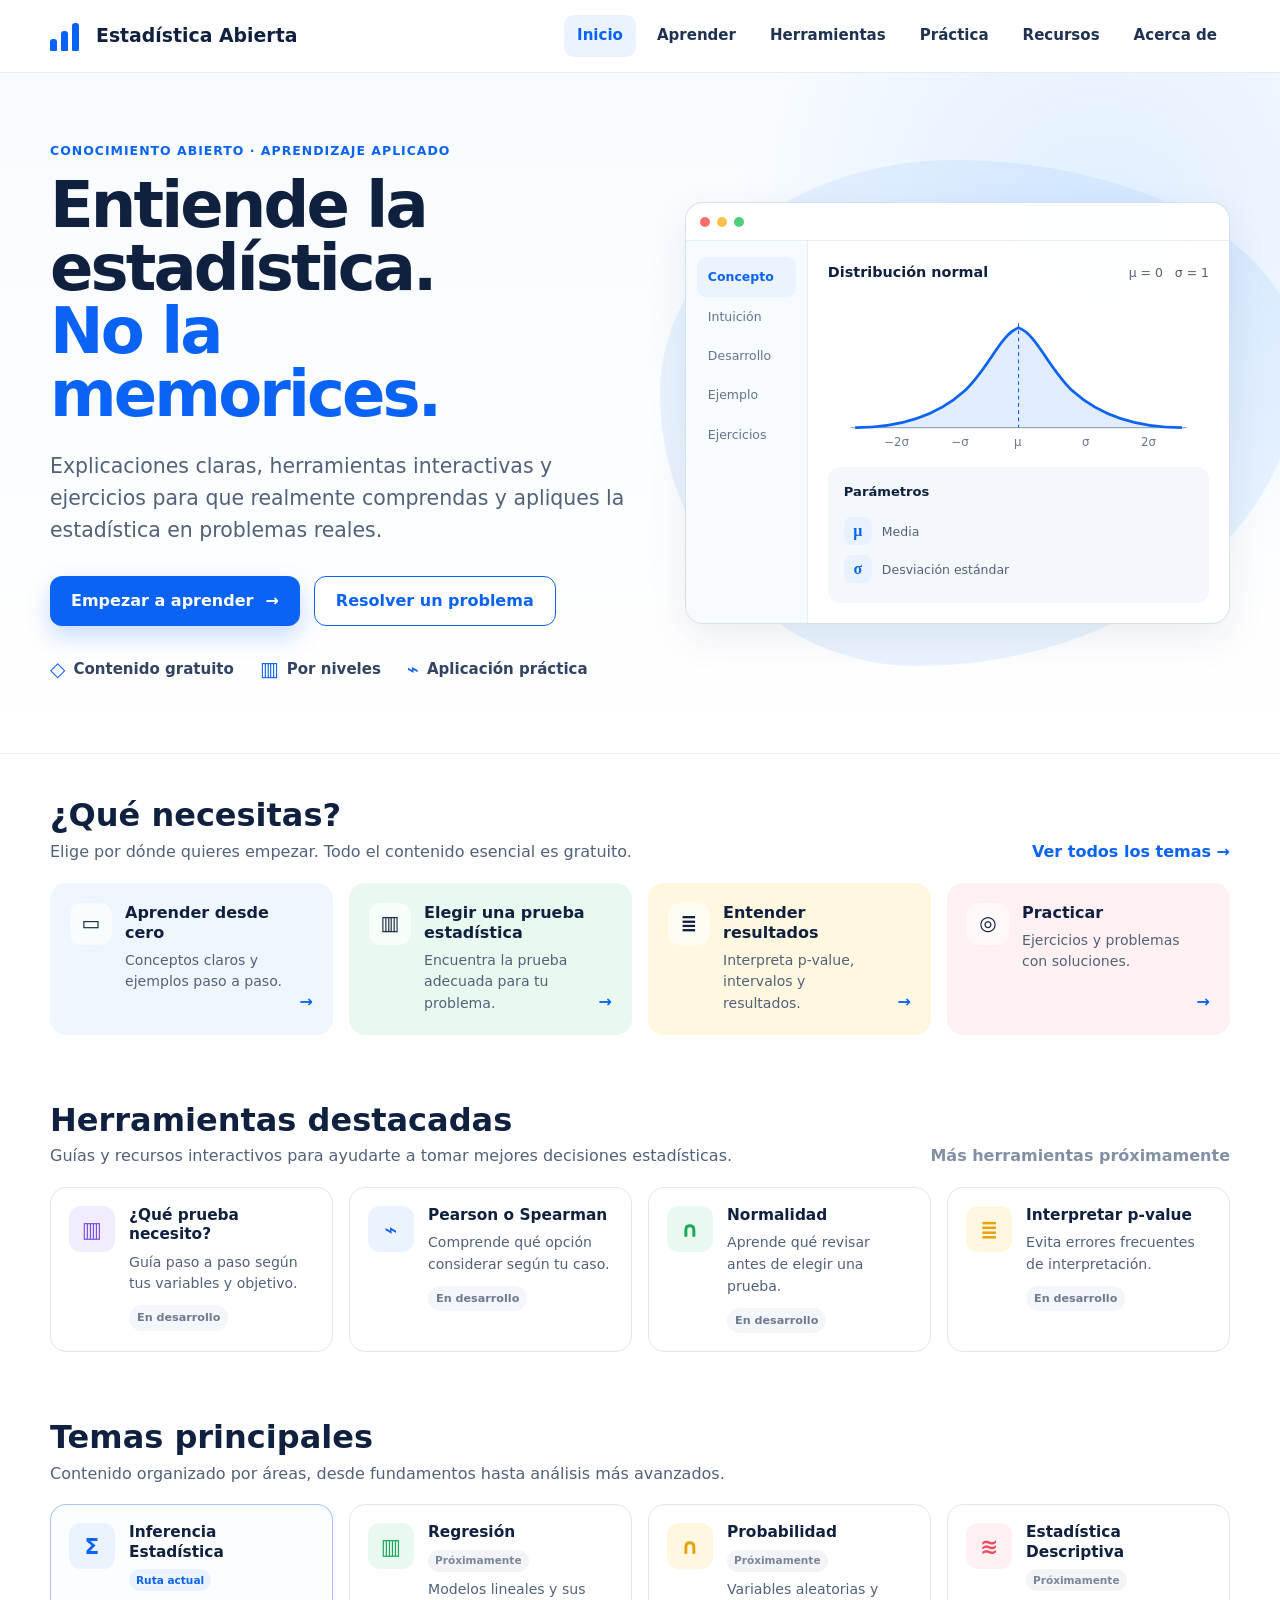
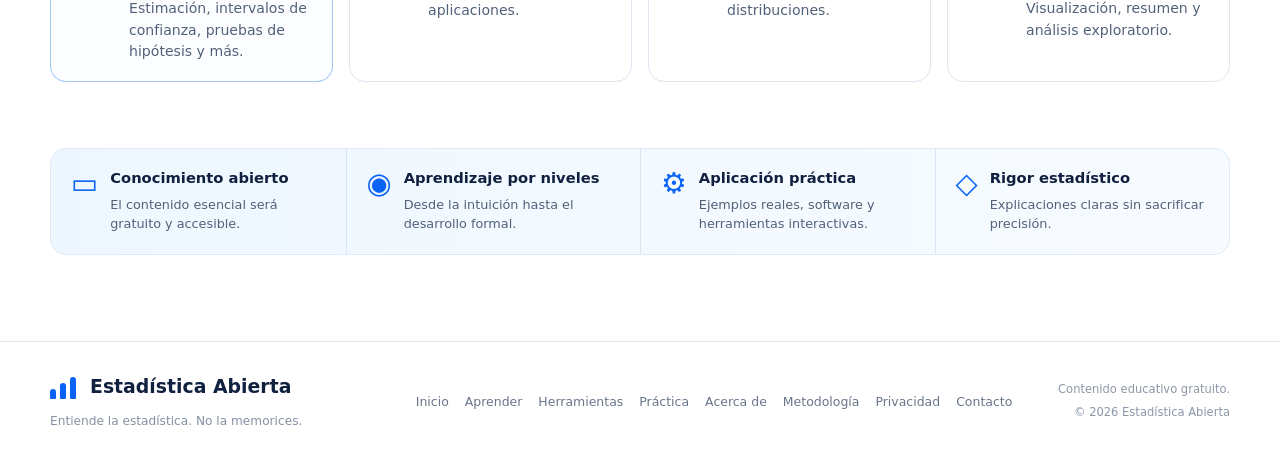
<file: index.html>
<!DOCTYPE html>
<html lang="es">
<head>
  <meta charset="UTF-8">
  <meta name="viewport" content="width=device-width, initial-scale=1.0">
  <meta name="description" content="Estadística Abierta: aprende estadística con explicaciones claras, por niveles, herramientas interactivas y práctica gratuita.">
  <meta name="theme-color" content="#0b63f6">

  <title>Estadística Abierta | Entiende la estadística</title>

  <link rel="stylesheet" href="css/styles.css">
</head>

<body>

  <header class="site-header">
    <div class="container nav-wrap">
      <a href="#inicio" class="brand" aria-label="Estadística Abierta - Inicio">
        <span class="brand-mark" aria-hidden="true">
          <span></span><span></span><span></span>
        </span>
        <span class="brand-text">Estadística Abierta</span>
      </a>

      <button class="menu-toggle" id="menuToggle"
              aria-label="Abrir menú"
              aria-expanded="false"
              aria-controls="mainNav">
        <span></span><span></span><span></span>
      </button>

      <nav class="main-nav" id="mainNav" aria-label="Navegación principal">
        <a class="active" href="#inicio">Inicio</a>
        <a href="#aprender">Aprender</a>
        <a href="#herramientas">Herramientas</a>
        <a href="#practica">Práctica</a>
        <a href="#temas">Recursos</a>
        <a href="#acerca">Acerca de</a>
      </nav>
    </div>
  </header>

  <main>

    <section class="hero" id="inicio">
      <div class="container hero-grid">

        <div class="hero-copy">
          <p class="eyebrow">CONOCIMIENTO ABIERTO · APRENDIZAJE APLICADO</p>

          <h1>
            Entiende la estadística.
            <span>No la memorices.</span>
          </h1>

          <p class="hero-description">
            Explicaciones claras, herramientas interactivas y ejercicios para que
            realmente comprendas y apliques la estadística en problemas reales.
          </p>

          <div class="hero-actions">
            <a class="btn btn-primary" href="#aprender">Empezar a aprender <span>→</span></a>
            <a class="btn btn-secondary" href="#herramientas">Resolver un problema</a>
          </div>

          <div class="hero-features">
            <div><span class="feature-icon">◇</span> Contenido gratuito</div>
            <div><span class="feature-icon">▥</span> Por niveles</div>
            <div><span class="feature-icon">⌁</span> Aplicación práctica</div>
          </div>
        </div>

        <div class="hero-visual" aria-label="Ejemplo visual de una lección interactiva">
          <div class="visual-window">
            <div class="window-top">
              <span class="dot red"></span>
              <span class="dot yellow"></span>
              <span class="dot green"></span>
            </div>

            <div class="visual-content">
              <aside class="visual-sidebar">
                <button class="visual-tab active">Concepto</button>
                <button class="visual-tab">Intuición</button>
                <button class="visual-tab">Desarrollo</button>
                <button class="visual-tab">Ejemplo</button>
                <button class="visual-tab">Ejercicios</button>
              </aside>

              <div class="visual-main">
                <div class="visual-title-row">
                  <strong>Distribución normal</strong>
                  <span>μ = 0 &nbsp; σ = 1</span>
                </div>

                <div class="normal-chart">
                  <svg viewBox="0 0 420 180" role="img" aria-label="Curva de distribución normal">
                    <line x1="25" y1="145" x2="395" y2="145" class="axis"/>
                    <line x1="210" y1="30" x2="210" y2="145" class="center-line"/>
                    <path class="area"
                          d="M30,145 C80,145 120,132 150,105 C177,80 190,42 210,35 C230,42 243,80 270,105 C300,132 340,145 390,145 L390,145 L30,145 Z"/>
                    <path class="curve"
                          d="M30,145 C80,145 120,132 150,105 C177,80 190,42 210,35 C230,42 243,80 270,105 C300,132 340,145 390,145"/>
                    <text x="62" y="165">−2σ</text>
                    <text x="136" y="165">−σ</text>
                    <text x="205" y="165">μ</text>
                    <text x="280" y="165">σ</text>
                    <text x="345" y="165">2σ</text>
                  </svg>
                </div>

                <div class="formula-card">
                  <div class="parameters">
                    <strong>Parámetros</strong>
                    <div class="parameter-row">
                      <span class="parameter-symbol">μ</span>
                      <span>Media</span>
                    </div>
                    <div class="parameter-row">
                      <span class="parameter-symbol">σ</span>
                      <span>Desviación estándar</span>
                    </div>
                  </div>
                </div>
              </div>
            </div>
          </div>
        </div>

      </div>
    </section>


    <section class="section" id="aprender">
      <div class="container">
        <div class="section-heading split-heading">
          <div>
            <h2>¿Qué necesitas?</h2>
            <p>Elige por dónde quieres empezar. Todo el contenido esencial es gratuito.</p>
          </div>
          <a class="text-link" href="#temas">Ver todos los temas →</a>
        </div>

        <div class="cards-grid four">
          <a class="choice-card blue" href="aprender/inferencia/">
            <div class="card-icon">▭</div>
            <div>
              <h3>Aprender desde cero</h3>
              <p>Conceptos claros y ejemplos paso a paso.</p>
            </div>
            <span class="arrow">→</span>
          </a>

          <a class="choice-card green" href="#herramientas">
            <div class="card-icon">▥</div>
            <div>
              <h3>Elegir una prueba estadística</h3>
              <p>Encuentra la prueba adecuada para tu problema.</p>
            </div>
            <span class="arrow">→</span>
          </a>

          <a class="choice-card amber" href="#herramientas">
            <div class="card-icon">≣</div>
            <div>
              <h3>Entender resultados</h3>
              <p>Interpreta p-value, intervalos y resultados.</p>
            </div>
            <span class="arrow">→</span>
          </a>

          <a class="choice-card rose" href="#practica">
            <div class="card-icon">◎</div>
            <div>
              <h3>Practicar</h3>
              <p>Ejercicios y problemas con soluciones.</p>
            </div>
            <span class="arrow">→</span>
          </a>
        </div>
      </div>
    </section>


    <section class="section compact" id="herramientas">
      <div class="container">
        <div class="section-heading split-heading">
          <div>
            <h2>Herramientas destacadas</h2>
            <p>Guías y recursos interactivos para ayudarte a tomar mejores decisiones estadísticas.</p>
          </div>
          <span class="text-link muted-link">Más herramientas próximamente</span>
        </div>

        <div class="cards-grid four">
          <article class="tool-card">
            <div class="tool-icon purple">▥</div>
            <div>
              <h3>¿Qué prueba necesito?</h3>
              <p>Guía paso a paso según tus variables y objetivo.</p>
              <span class="status">En desarrollo</span>
            </div>
          </article>

          <article class="tool-card">
            <div class="tool-icon blue">⌁</div>
            <div>
              <h3>Pearson o Spearman</h3>
              <p>Comprende qué opción considerar según tu caso.</p>
              <span class="status">En desarrollo</span>
            </div>
          </article>

          <article class="tool-card">
            <div class="tool-icon green">∩</div>
            <div>
              <h3>Normalidad</h3>
              <p>Aprende qué revisar antes de elegir una prueba.</p>
              <span class="status">En desarrollo</span>
            </div>
          </article>

          <article class="tool-card">
            <div class="tool-icon amber">≣</div>
            <div>
              <h3>Interpretar p-value</h3>
              <p>Evita errores frecuentes de interpretación.</p>
              <span class="status">En desarrollo</span>
            </div>
          </article>
        </div>
      </div>
    </section>


    <section class="section compact" id="temas">
      <div class="container">
        <div class="section-heading split-heading">
          <div>
            <h2>Temas principales</h2>
            <p>Contenido organizado por áreas, desde fundamentos hasta análisis más avanzados.</p>
          </div>
        </div>

        <div class="cards-grid four">
          <a class="topic-card active-topic" href="aprender/inferencia/">
            <div class="topic-icon blue">Σ</div>
            <div>
              <div class="topic-title-row">
                <h3>Inferencia Estadística</h3>
                <span class="pill">Ruta actual</span>
              </div>
              <p>Estimación, intervalos de confianza, pruebas de hipótesis y más.</p>
            </div>
          </a>

          <article class="topic-card">
            <div class="topic-icon green">▥</div>
            <div>
              <div class="topic-title-row">
                <h3>Regresión</h3>
                <span class="pill soft">Próximamente</span>
              </div>
              <p>Modelos lineales y sus aplicaciones.</p>
            </div>
          </article>

          <article class="topic-card">
            <div class="topic-icon amber">∩</div>
            <div>
              <div class="topic-title-row">
                <h3>Probabilidad</h3>
                <span class="pill soft">Próximamente</span>
              </div>
              <p>Variables aleatorias y distribuciones.</p>
            </div>
          </article>

          <article class="topic-card">
            <div class="topic-icon rose">≋</div>
            <div>
              <div class="topic-title-row">
                <h3>Estadística Descriptiva</h3>
                <span class="pill soft">Próximamente</span>
              </div>
              <p>Visualización, resumen y análisis exploratorio.</p>
            </div>
          </article>
        </div>
      </div>
    </section>


    <section class="section compact" id="practica">
      <div class="container">
        <div class="principles">
          <div class="principle">
            <div class="principle-icon">▭</div>
            <div>
              <h3>Conocimiento abierto</h3>
              <p>El contenido esencial será gratuito y accesible.</p>
            </div>
          </div>

          <div class="principle">
            <div class="principle-icon">◉</div>
            <div>
              <h3>Aprendizaje por niveles</h3>
              <p>Desde la intuición hasta el desarrollo formal.</p>
            </div>
          </div>

          <div class="principle">
            <div class="principle-icon">⚙</div>
            <div>
              <h3>Aplicación práctica</h3>
              <p>Ejemplos reales, software y herramientas interactivas.</p>
            </div>
          </div>

          <div class="principle">
            <div class="principle-icon">◇</div>
            <div>
              <h3>Rigor estadístico</h3>
              <p>Explicaciones claras sin sacrificar precisión.</p>
            </div>
          </div>
        </div>
      </div>
    </section>


    <section class="section ad-ready" aria-label="Espacio preparado para monetización futura">
      <div class="container">
        <!--
          Espacio reservado para publicidad futura.
          No mostramos anuncios hasta que el sitio tenga contenido y sea aprobado.
        -->
      </div>
    </section>

  </main>


  <footer class="site-footer" id="acerca">
    <div class="container footer-grid">

      <div class="footer-brand">
        <a class="brand" href="#inicio">
          <span class="brand-mark small" aria-hidden="true">
            <span></span><span></span><span></span>
          </span>
          <span class="brand-text">Estadística Abierta</span>
        </a>
        <p>Entiende la estadística. No la memorices.</p>
      </div>

      <nav class="footer-nav" aria-label="Navegación del pie">
        <a href="#inicio">Inicio</a>
        <a href="#aprender">Aprender</a>
        <a href="#herramientas">Herramientas</a>
        <a href="#practica">Práctica</a>
        <a href="#acerca">Acerca de</a>
        <a href="#">Metodología</a>
        <a href="#">Privacidad</a>
        <a href="#">Contacto</a>
      </nav>

      <div class="footer-note">
        <span>Contenido educativo gratuito.</span>
        <span>© <span id="currentYear"></span> Estadística Abierta</span>
      </div>

    </div>
  </footer>

  <script src="js/main.js"></script>
</body>
</html>
</file>
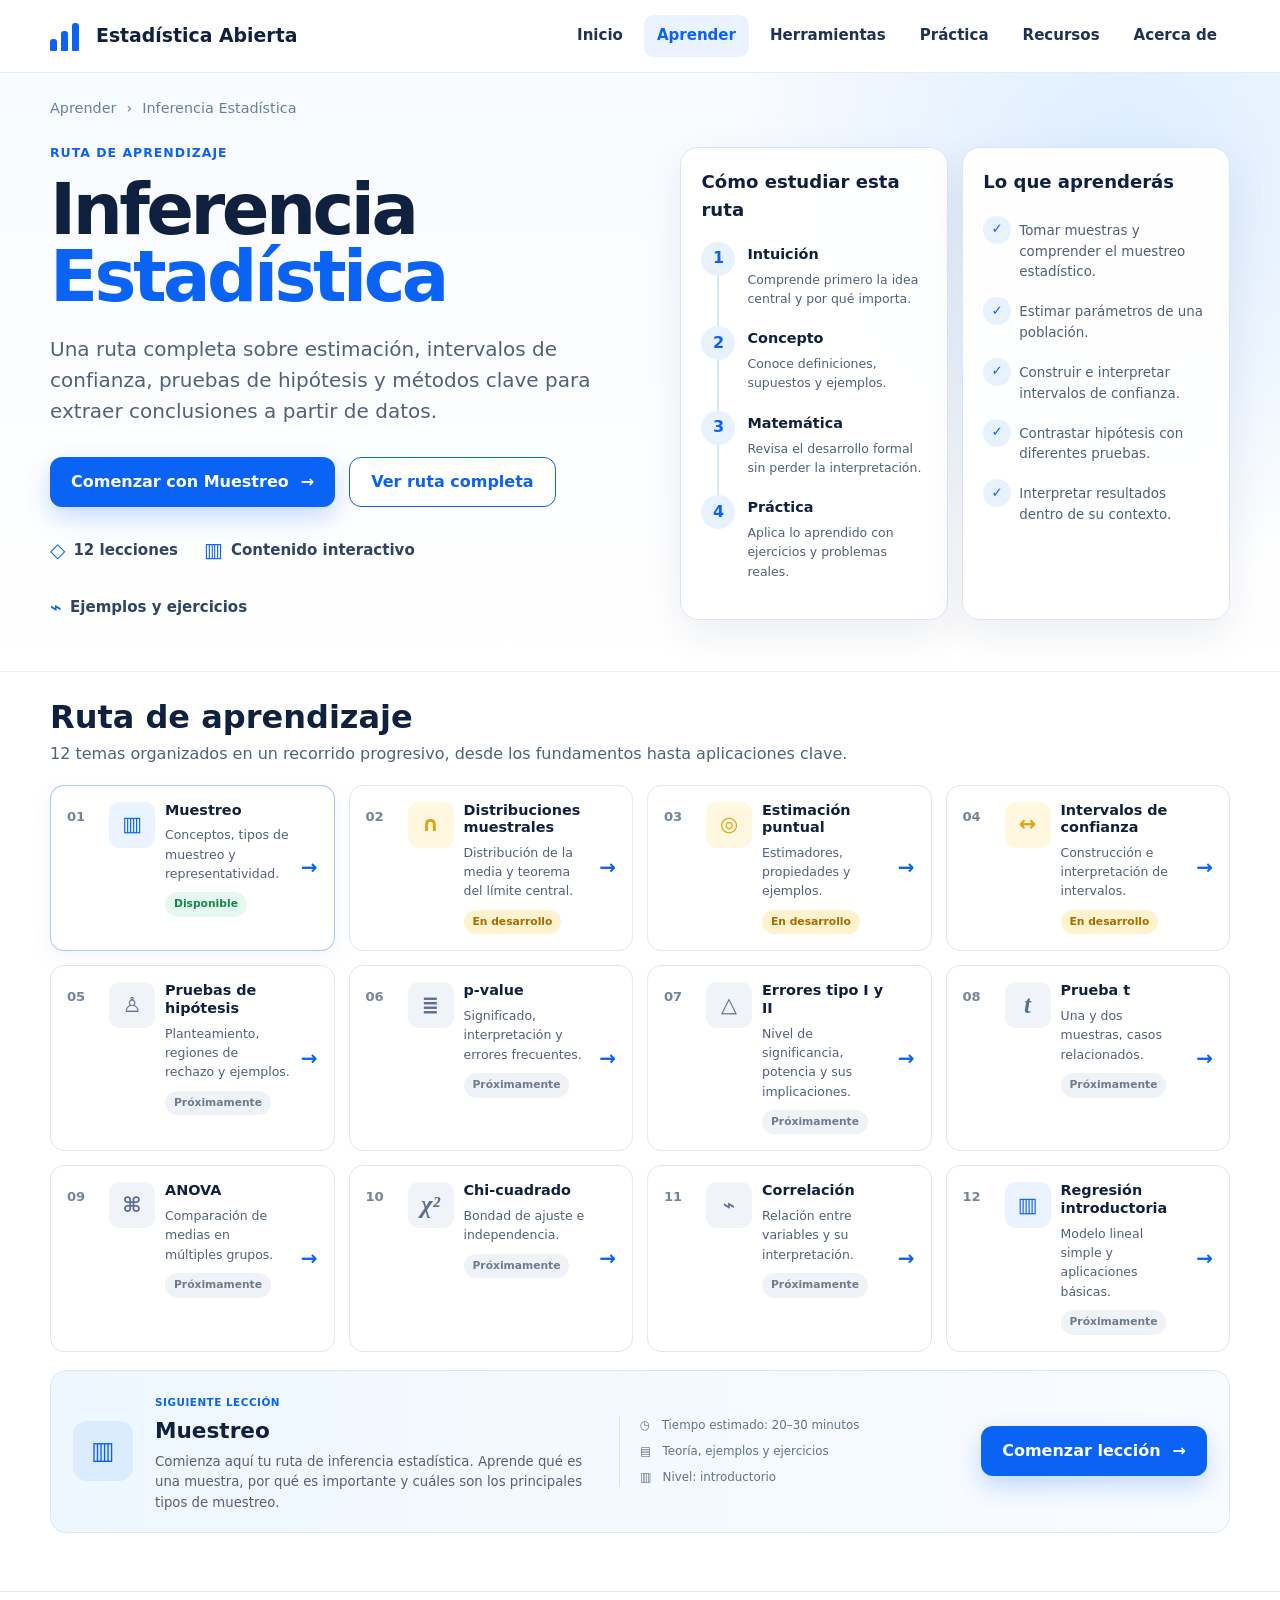
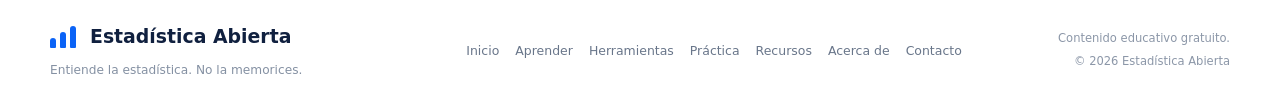
<file: aprender/inferencia/index.html>
<!DOCTYPE html>
<html lang="es">
<head>
  <meta charset="UTF-8">
  <meta name="viewport" content="width=device-width, initial-scale=1.0">
  <meta name="description" content="Ruta de Inferencia Estadística en Estadística Abierta: muestreo, estimación, intervalos de confianza, pruebas de hipótesis, p-value, ANOVA, correlación y regresión introductoria.">
  <meta name="theme-color" content="#0b63f6">
  <title>Inferencia Estadística | Estadística Abierta</title>
  <link rel="stylesheet" href="../../css/styles.css">
  <link rel="stylesheet" href="inferencia.css">
</head>
<body>
<header class="site-header">
  <div class="container nav-wrap">
    <a href="../../index.html" class="brand"><span class="brand-mark"><span></span><span></span><span></span></span><span class="brand-text">Estadística Abierta</span></a>
    <button class="menu-toggle" id="menuToggle" aria-label="Abrir menú" aria-expanded="false" aria-controls="mainNav"><span></span><span></span><span></span></button>
    <nav class="main-nav" id="mainNav">
      <a href="../../index.html">Inicio</a><a class="active" href="./">Aprender</a><a href="../../index.html#herramientas">Herramientas</a><a href="../../index.html#practica">Práctica</a><a href="../../index.html#temas">Recursos</a><a href="../../index.html#acerca">Acerca de</a>
    </nav>
  </div>
</header>

<main>
<section class="route-hero">
  <div class="container">
    <div class="breadcrumb"><a href="../../index.html#aprender">Aprender</a><span>›</span><span>Inferencia Estadística</span></div>
    <div class="route-hero-grid">
      <div class="route-copy">
        <p class="eyebrow">RUTA DE APRENDIZAJE</p>
        <h1>Inferencia <span>Estadística</span></h1>
        <p class="route-description">Una ruta completa sobre estimación, intervalos de confianza, pruebas de hipótesis y métodos clave para extraer conclusiones a partir de datos.</p>
        <div class="hero-actions"><a class="btn btn-primary" href="muestreo/">Comenzar con Muestreo <span>→</span></a><a class="btn btn-secondary" href="#ruta">Ver ruta completa</a></div>
        <div class="route-features"><div><span class="feature-icon">◇</span> 12 lecciones</div><div><span class="feature-icon">▥</span> Contenido interactivo</div><div><span class="feature-icon">⌁</span> Ejemplos y ejercicios</div></div>
      </div>
      <div class="route-info-grid">
        <article class="info-panel"><h2>Cómo estudiar esta ruta</h2>
          <div class="study-step"><span class="step-number">1</span><div><strong>Intuición</strong><p>Comprende primero la idea central y por qué importa.</p></div></div>
          <div class="study-step"><span class="step-number">2</span><div><strong>Concepto</strong><p>Conoce definiciones, supuestos y ejemplos.</p></div></div>
          <div class="study-step"><span class="step-number">3</span><div><strong>Matemática</strong><p>Revisa el desarrollo formal sin perder la interpretación.</p></div></div>
          <div class="study-step"><span class="step-number">4</span><div><strong>Práctica</strong><p>Aplica lo aprendido con ejercicios y problemas reales.</p></div></div>
        </article>
        <article class="info-panel"><h2>Lo que aprenderás</h2><ul class="learning-list"><li>Tomar muestras y comprender el muestreo estadístico.</li><li>Estimar parámetros de una población.</li><li>Construir e interpretar intervalos de confianza.</li><li>Contrastar hipótesis con diferentes pruebas.</li><li>Interpretar resultados dentro de su contexto.</li></ul></article>
      </div>
    </div>
  </div>
</section>

<section class="route-section" id="ruta">
<div class="container">
  <div class="section-heading"><h2>Ruta de aprendizaje</h2><p>12 temas organizados en un recorrido progresivo, desde los fundamentos hasta aplicaciones clave.</p></div>
  <div class="route-grid">
    <a class="lesson-card available" href="muestreo/"><div class="lesson-number">01</div><div class="lesson-icon blue">▥</div><div class="lesson-content"><h3>Muestreo</h3><p>Conceptos, tipos de muestreo y representatividad.</p><span class="lesson-status available-status">Disponible</span></div><span class="lesson-arrow">→</span></a>
    <article class="lesson-card"><div class="lesson-number">02</div><div class="lesson-icon amber">∩</div><div class="lesson-content"><h3>Distribuciones muestrales</h3><p>Distribución de la media y teorema del límite central.</p><span class="lesson-status development-status">En desarrollo</span></div><span class="lesson-arrow">→</span></article>
    <article class="lesson-card"><div class="lesson-number">03</div><div class="lesson-icon amber">◎</div><div class="lesson-content"><h3>Estimación puntual</h3><p>Estimadores, propiedades y ejemplos.</p><span class="lesson-status development-status">En desarrollo</span></div><span class="lesson-arrow">→</span></article>
    <article class="lesson-card"><div class="lesson-number">04</div><div class="lesson-icon amber">↔</div><div class="lesson-content"><h3>Intervalos de confianza</h3><p>Construcción e interpretación de intervalos.</p><span class="lesson-status development-status">En desarrollo</span></div><span class="lesson-arrow">→</span></article>
    <article class="lesson-card"><div class="lesson-number">05</div><div class="lesson-icon neutral">♙</div><div class="lesson-content"><h3>Pruebas de hipótesis</h3><p>Planteamiento, regiones de rechazo y ejemplos.</p><span class="lesson-status soon-status">Próximamente</span></div><span class="lesson-arrow">→</span></article>
    <article class="lesson-card"><div class="lesson-number">06</div><div class="lesson-icon neutral">≣</div><div class="lesson-content"><h3>p-value</h3><p>Significado, interpretación y errores frecuentes.</p><span class="lesson-status soon-status">Próximamente</span></div><span class="lesson-arrow">→</span></article>
    <article class="lesson-card"><div class="lesson-number">07</div><div class="lesson-icon neutral">△</div><div class="lesson-content"><h3>Errores tipo I y II</h3><p>Nivel de significancia, potencia y sus implicaciones.</p><span class="lesson-status soon-status">Próximamente</span></div><span class="lesson-arrow">→</span></article>
    <article class="lesson-card"><div class="lesson-number">08</div><div class="lesson-icon neutral italic">t</div><div class="lesson-content"><h3>Prueba t</h3><p>Una y dos muestras, casos relacionados.</p><span class="lesson-status soon-status">Próximamente</span></div><span class="lesson-arrow">→</span></article>
    <article class="lesson-card"><div class="lesson-number">09</div><div class="lesson-icon neutral">⌘</div><div class="lesson-content"><h3>ANOVA</h3><p>Comparación de medias en múltiples grupos.</p><span class="lesson-status soon-status">Próximamente</span></div><span class="lesson-arrow">→</span></article>
    <article class="lesson-card"><div class="lesson-number">10</div><div class="lesson-icon neutral italic">χ²</div><div class="lesson-content"><h3>Chi-cuadrado</h3><p>Bondad de ajuste e independencia.</p><span class="lesson-status soon-status">Próximamente</span></div><span class="lesson-arrow">→</span></article>
    <article class="lesson-card"><div class="lesson-number">11</div><div class="lesson-icon neutral">⌁</div><div class="lesson-content"><h3>Correlación</h3><p>Relación entre variables y su interpretación.</p><span class="lesson-status soon-status">Próximamente</span></div><span class="lesson-arrow">→</span></article>
    <article class="lesson-card"><div class="lesson-number">12</div><div class="lesson-icon blue">▥</div><div class="lesson-content"><h3>Regresión introductoria</h3><p>Modelo lineal simple y aplicaciones básicas.</p><span class="lesson-status soon-status">Próximamente</span></div><span class="lesson-arrow">→</span></article>
  </div>
  <section class="next-lesson"><div class="next-icon">▥</div><div class="next-copy"><span class="next-kicker">SIGUIENTE LECCIÓN</span><h2>Muestreo</h2><p>Comienza aquí tu ruta de inferencia estadística. Aprende qué es una muestra, por qué es importante y cuáles son los principales tipos de muestreo.</p></div><div class="next-meta"><span>◷ &nbsp; Tiempo estimado: 20–30 minutos</span><span>▤ &nbsp; Teoría, ejemplos y ejercicios</span><span>▥ &nbsp; Nivel: introductorio</span></div><a class="btn btn-primary next-button" href="muestreo/">Comenzar lección <span>→</span></a></section>
</div>
</section>
</main>

<footer class="site-footer"><div class="container footer-grid"><div class="footer-brand"><a class="brand" href="../../index.html"><span class="brand-mark small"><span></span><span></span><span></span></span><span class="brand-text">Estadística Abierta</span></a><p>Entiende la estadística. No la memorices.</p></div><nav class="footer-nav"><a href="../../index.html">Inicio</a><a href="./">Aprender</a><a href="../../index.html#herramientas">Herramientas</a><a href="../../index.html#practica">Práctica</a><a href="../../index.html#temas">Recursos</a><a href="../../index.html#acerca">Acerca de</a><a href="#">Contacto</a></nav><div class="footer-note"><span>Contenido educativo gratuito.</span><span>© <span id="currentYear"></span> Estadística Abierta</span></div></div></footer>
<script src="../../js/main.js"></script>
</body>
</html>
</file>
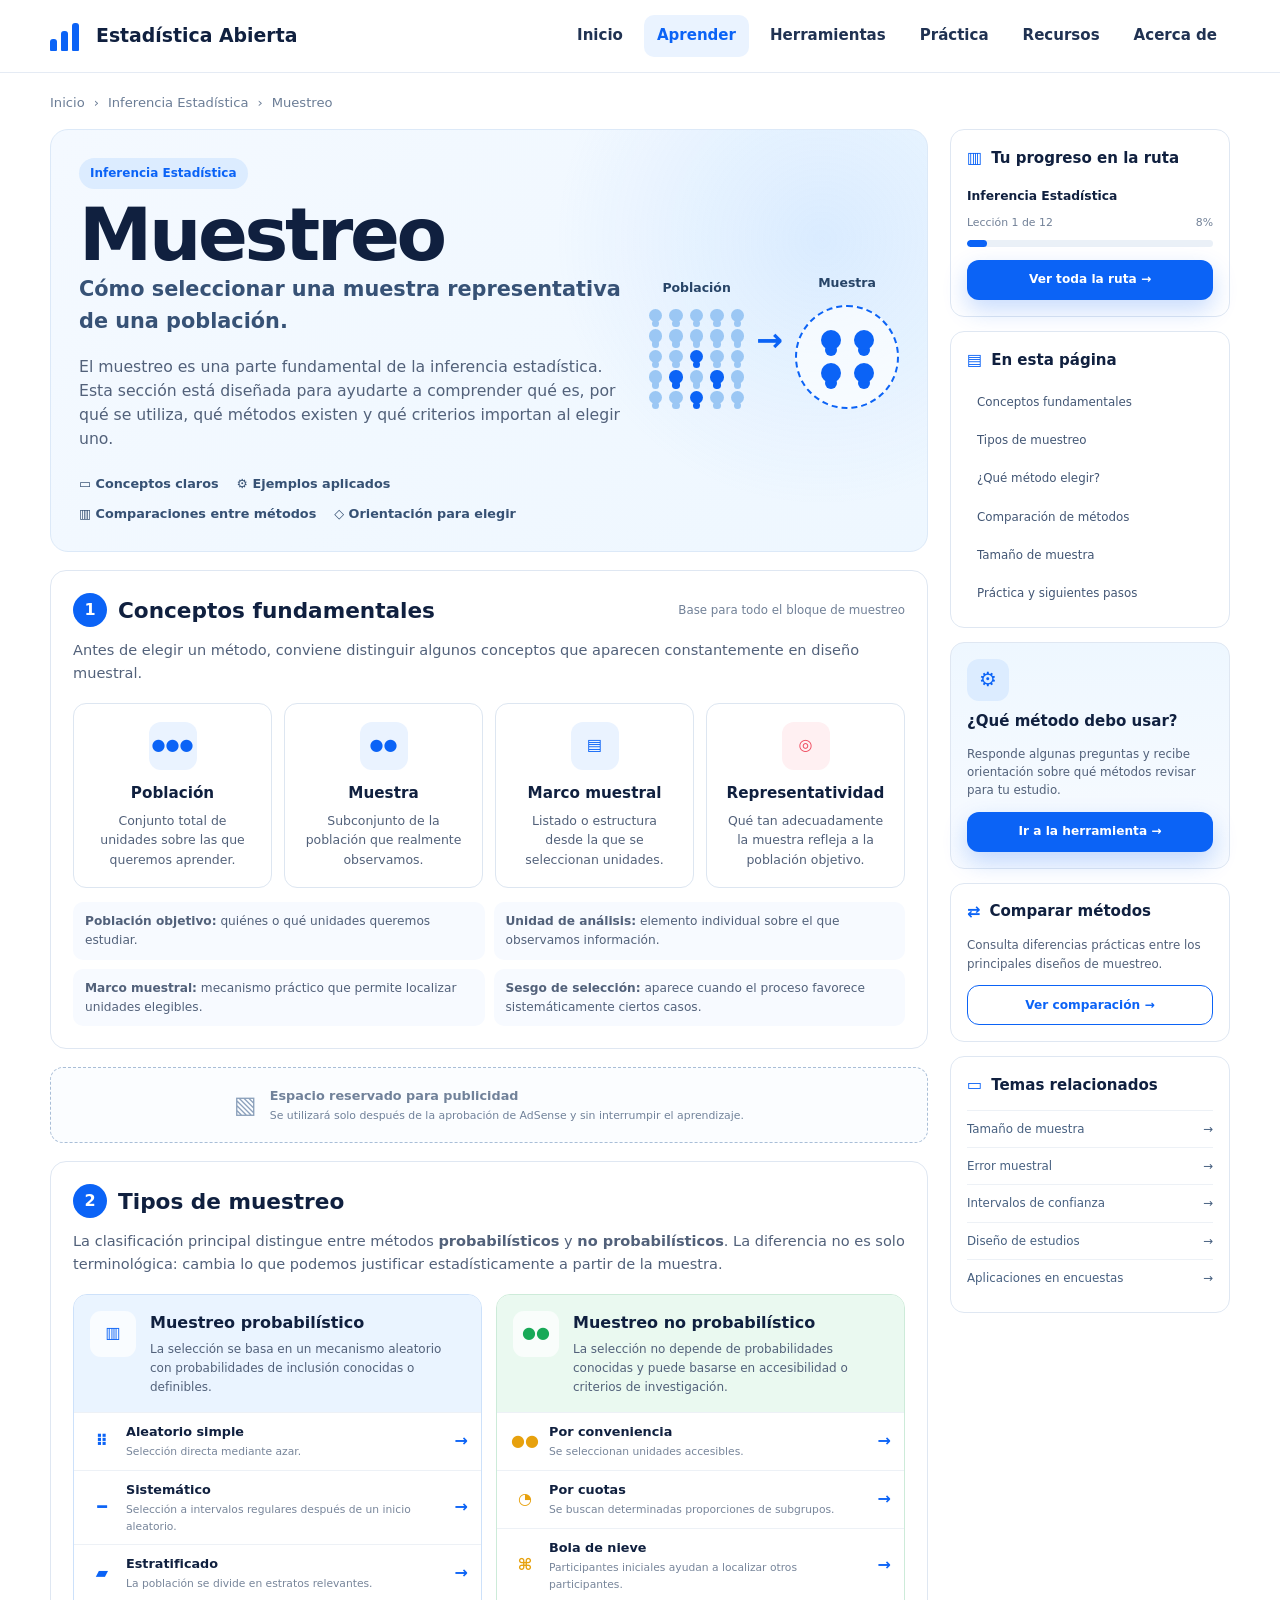
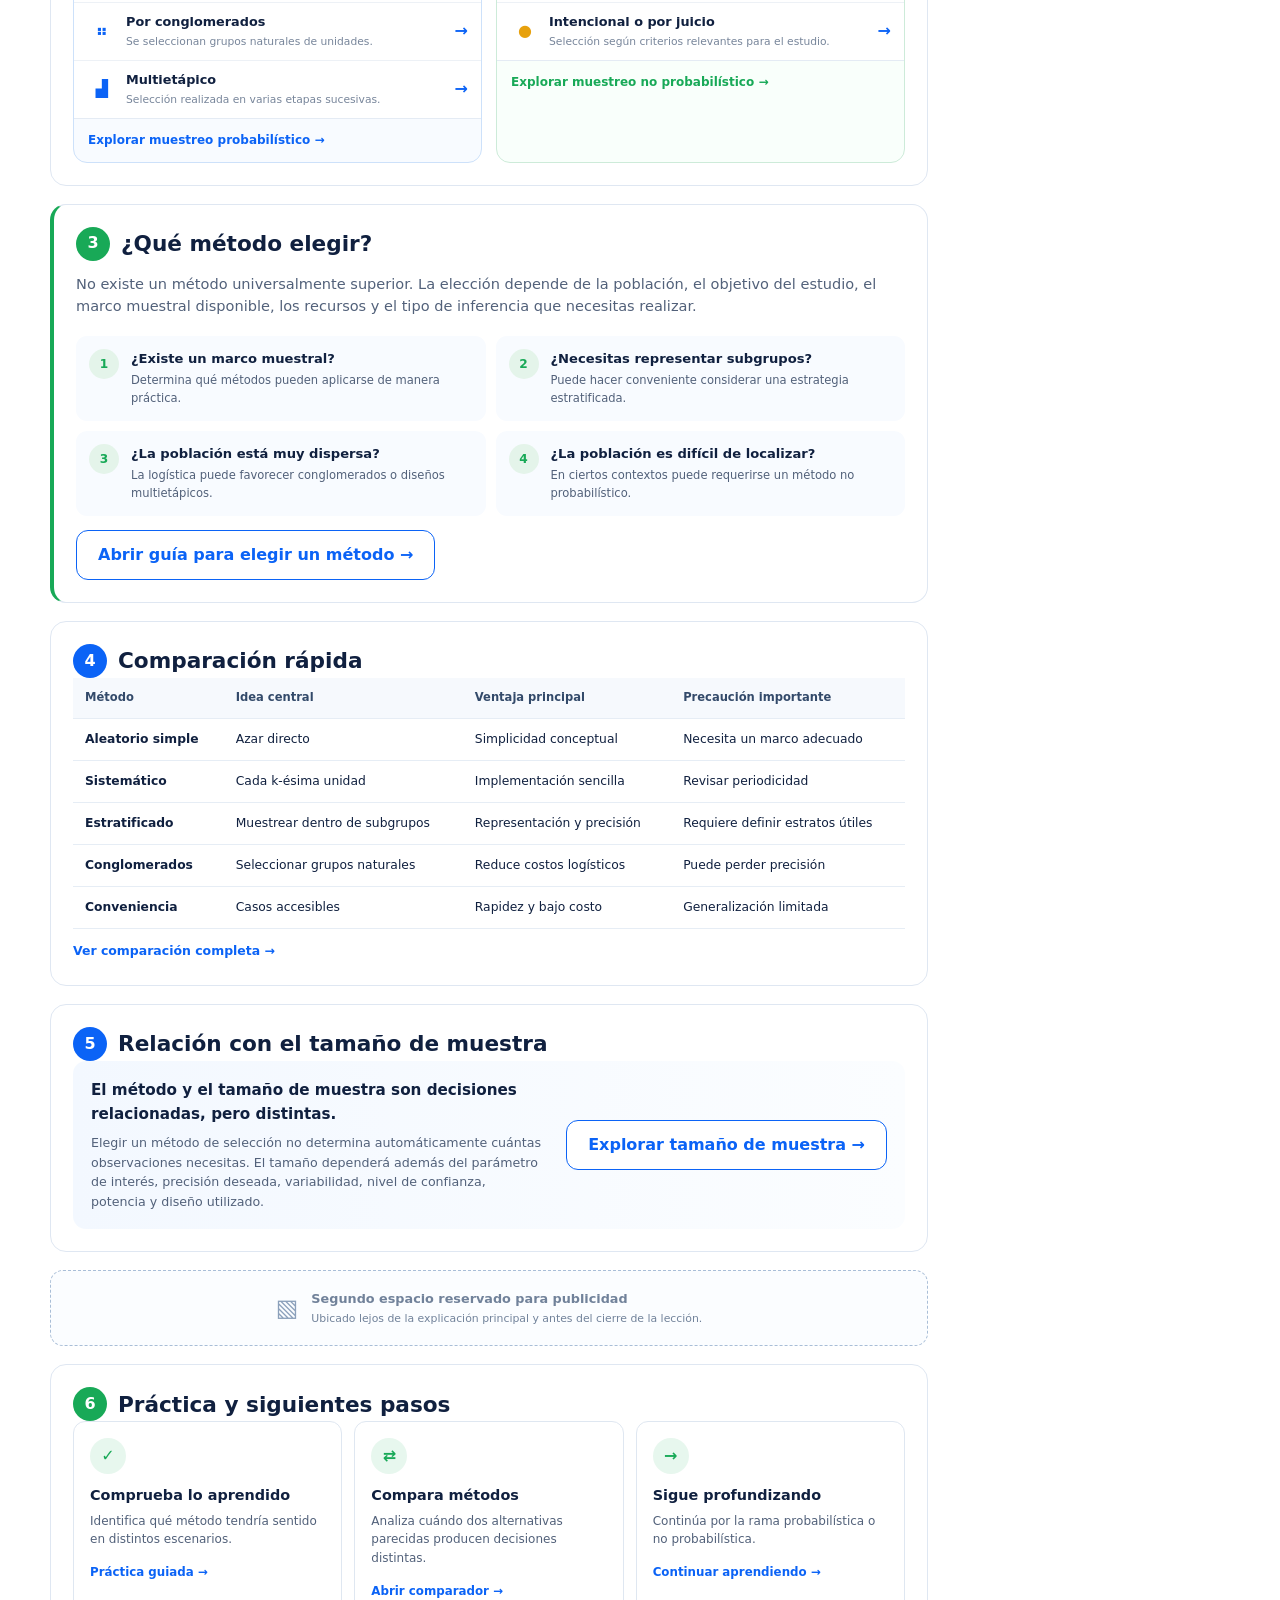
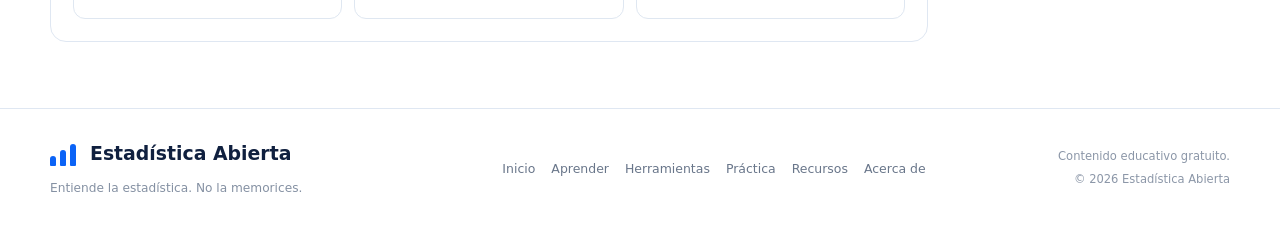
<file: aprender/inferencia/muestreo/index.html>
<!DOCTYPE html>
<html lang="es">
<head>
  <meta charset="UTF-8">
  <meta name="viewport" content="width=device-width, initial-scale=1.0">
  <meta name="description" content="Aprende qué es el muestreo, sus conceptos fundamentales, tipos probabilísticos y no probabilísticos, cómo elegir un método y cómo relacionarlo con el tamaño de muestra.">
  <meta name="theme-color" content="#0b63f6">

  <title>Muestreo | Estadística Abierta</title>

  <link rel="stylesheet" href="../../../css/styles.css">
  <link rel="stylesheet" href="muestreo.css">
</head>

<body>

  <header class="site-header">
    <div class="container nav-wrap">
      <a href="../../../index.html" class="brand" aria-label="Estadística Abierta - Inicio">
        <span class="brand-mark" aria-hidden="true">
          <span></span><span></span><span></span>
        </span>
        <span class="brand-text">Estadística Abierta</span>
      </a>

      <button class="menu-toggle" id="menuToggle"
              aria-label="Abrir menú"
              aria-expanded="false"
              aria-controls="mainNav">
        <span></span><span></span><span></span>
      </button>

      <nav class="main-nav" id="mainNav" aria-label="Navegación principal">
        <a href="../../../index.html">Inicio</a>
        <a class="active" href="../">Aprender</a>
        <a href="../../../index.html#herramientas">Herramientas</a>
        <a href="../../../index.html#practica">Práctica</a>
        <a href="../../../index.html#temas">Recursos</a>
        <a href="../../../index.html#acerca">Acerca de</a>
      </nav>
    </div>
  </header>

  <main>

    <div class="container breadcrumb">
      <a href="../../../index.html">Inicio</a>
      <span>›</span>
      <a href="../">Inferencia Estadística</a>
      <span>›</span>
      <span>Muestreo</span>
    </div>

    <div class="container learning-layout">

      <article class="learning-main">

        <section class="lesson-hero" id="inicio">
          <div class="lesson-hero-copy">
            <span class="route-label">Inferencia Estadística</span>
            <h1>Muestreo</h1>
            <p class="lesson-subtitle">Cómo seleccionar una muestra representativa de una población.</p>
            <p class="lesson-intro">
              El muestreo es una parte fundamental de la inferencia estadística.
              Esta sección está diseñada para ayudarte a comprender qué es, por qué se utiliza,
              qué métodos existen y qué criterios importan al elegir uno.
            </p>

            <div class="hero-mini-features">
              <span>▭ Conceptos claros</span>
              <span>⚙ Ejemplos aplicados</span>
              <span>▥ Comparaciones entre métodos</span>
              <span>◇ Orientación para elegir</span>
            </div>
          </div>

          <div class="sampling-visual" aria-label="Representación de población y muestra">
            <div class="population">
              <strong>Población</strong>
              <div class="people-grid">
                <span></span><span></span><span></span><span></span><span></span>
                <span></span><span></span><span></span><span></span><span></span>
                <span></span><span></span><span class="selected"></span><span></span><span></span>
                <span></span><span class="selected"></span><span></span><span class="selected"></span><span></span>
                <span></span><span></span><span class="selected"></span><span></span><span></span>
              </div>
            </div>

            <div class="sampling-arrow">→</div>

            <div class="sample">
              <strong>Muestra</strong>
              <div class="sample-circle">
                <span></span><span></span><span></span><span></span>
              </div>
            </div>
          </div>
        </section>


        <section class="content-section" id="conceptos">
          <div class="section-title-row">
            <div>
              <span class="section-number">1</span>
              <h2>Conceptos fundamentales</h2>
            </div>
            <span class="section-note">Base para todo el bloque de muestreo</span>
          </div>

          <p class="section-intro-text">
            Antes de elegir un método, conviene distinguir algunos conceptos que aparecen
            constantemente en diseño muestral.
          </p>

          <div class="concept-grid">
            <a class="concept-card" href="#poblacion">
              <div class="concept-icon">●●●</div>
              <h3>Población</h3>
              <p>Conjunto total de unidades sobre las que queremos aprender.</p>
            </a>

            <a class="concept-card" href="#muestra">
              <div class="concept-icon">●●</div>
              <h3>Muestra</h3>
              <p>Subconjunto de la población que realmente observamos.</p>
            </a>

            <a class="concept-card" href="#marco">
              <div class="concept-icon">▤</div>
              <h3>Marco muestral</h3>
              <p>Listado o estructura desde la que se seleccionan unidades.</p>
            </a>

            <a class="concept-card" href="#representatividad">
              <div class="concept-icon warning">◎</div>
              <h3>Representatividad</h3>
              <p>Qué tan adecuadamente la muestra refleja a la población objetivo.</p>
            </a>
          </div>

          <div class="micro-concepts">
            <span id="poblacion"><strong>Población objetivo:</strong> quiénes o qué unidades queremos estudiar.</span>
            <span id="muestra"><strong>Unidad de análisis:</strong> elemento individual sobre el que observamos información.</span>
            <span id="marco"><strong>Marco muestral:</strong> mecanismo práctico que permite localizar unidades elegibles.</span>
            <span id="representatividad"><strong>Sesgo de selección:</strong> aparece cuando el proceso favorece sistemáticamente ciertos casos.</span>
          </div>
        </section>


        <section class="ad-slot" aria-label="Espacio reservado para publicidad futura">
          <div class="ad-placeholder">
            <span class="ad-icon">▧</span>
            <div>
              <strong>Espacio reservado para publicidad</strong>
              <small>Se utilizará solo después de la aprobación de AdSense y sin interrumpir el aprendizaje.</small>
            </div>
          </div>
        </section>


        <section class="content-section" id="tipos">
          <div class="section-title-row">
            <div>
              <span class="section-number">2</span>
              <h2>Tipos de muestreo</h2>
            </div>
          </div>

          <p class="section-intro-text">
            La clasificación principal distingue entre métodos <strong>probabilísticos</strong>
            y <strong>no probabilísticos</strong>. La diferencia no es solo terminológica:
            cambia lo que podemos justificar estadísticamente a partir de la muestra.
          </p>

          <div class="sampling-types">

            <section class="type-panel probabilistic">
              <div class="type-header">
                <div class="type-icon">▥</div>
                <div>
                  <h3>Muestreo probabilístico</h3>
                  <p>La selección se basa en un mecanismo aleatorio con probabilidades de inclusión conocidas o definibles.</p>
                </div>
              </div>

              <div class="method-list">
                <a href="probabilistico/aleatorio-simple/">
                  <span class="method-icon">⠿</span>
                  <div>
                    <strong>Aleatorio simple</strong>
                    <small>Selección directa mediante azar.</small>
                  </div>
                  <span>→</span>
                </a>

                <a href="probabilistico/sistematico/">
                  <span class="method-icon">━</span>
                  <div>
                    <strong>Sistemático</strong>
                    <small>Selección a intervalos regulares después de un inicio aleatorio.</small>
                  </div>
                  <span>→</span>
                </a>

                <a href="probabilistico/estratificado/">
                  <span class="method-icon">▰</span>
                  <div>
                    <strong>Estratificado</strong>
                    <small>La población se divide en estratos relevantes.</small>
                  </div>
                  <span>→</span>
                </a>

                <a href="probabilistico/conglomerados/">
                  <span class="method-icon">⠶</span>
                  <div>
                    <strong>Por conglomerados</strong>
                    <small>Se seleccionan grupos naturales de unidades.</small>
                  </div>
                  <span>→</span>
                </a>

                <a href="probabilistico/multietapico/">
                  <span class="method-icon">▟</span>
                  <div>
                    <strong>Multietápico</strong>
                    <small>Selección realizada en varias etapas sucesivas.</small>
                  </div>
                  <span>→</span>
                </a>
              </div>

              <a class="panel-link" href="probabilistico/">Explorar muestreo probabilístico →</a>
            </section>


            <section class="type-panel non-probabilistic">
              <div class="type-header">
                <div class="type-icon">●●</div>
                <div>
                  <h3>Muestreo no probabilístico</h3>
                  <p>La selección no depende de probabilidades conocidas y puede basarse en accesibilidad o criterios de investigación.</p>
                </div>
              </div>

              <div class="method-list">
                <a href="no-probabilistico/conveniencia/">
                  <span class="method-icon">●●</span>
                  <div>
                    <strong>Por conveniencia</strong>
                    <small>Se seleccionan unidades accesibles.</small>
                  </div>
                  <span>→</span>
                </a>

                <a href="no-probabilistico/cuotas/">
                  <span class="method-icon">◔</span>
                  <div>
                    <strong>Por cuotas</strong>
                    <small>Se buscan determinadas proporciones de subgrupos.</small>
                  </div>
                  <span>→</span>
                </a>

                <a href="no-probabilistico/bola-de-nieve/">
                  <span class="method-icon">⌘</span>
                  <div>
                    <strong>Bola de nieve</strong>
                    <small>Participantes iniciales ayudan a localizar otros participantes.</small>
                  </div>
                  <span>→</span>
                </a>

                <a href="no-probabilistico/intencional/">
                  <span class="method-icon">●</span>
                  <div>
                    <strong>Intencional o por juicio</strong>
                    <small>Selección según criterios relevantes para el estudio.</small>
                  </div>
                  <span>→</span>
                </a>
              </div>

              <a class="panel-link" href="no-probabilistico/">Explorar muestreo no probabilístico →</a>
            </section>

          </div>
        </section>


        <section class="content-section choice-section" id="elegir">
          <div class="section-title-row">
            <div>
              <span class="section-number green">3</span>
              <h2>¿Qué método elegir?</h2>
            </div>
          </div>

          <p class="section-intro-text">
            No existe un método universalmente superior. La elección depende de la población,
            el objetivo del estudio, el marco muestral disponible, los recursos y el tipo de
            inferencia que necesitas realizar.
          </p>

          <div class="decision-grid">
            <div class="decision-card">
              <span>1</span>
              <strong>¿Existe un marco muestral?</strong>
              <p>Determina qué métodos pueden aplicarse de manera práctica.</p>
            </div>
            <div class="decision-card">
              <span>2</span>
              <strong>¿Necesitas representar subgrupos?</strong>
              <p>Puede hacer conveniente considerar una estrategia estratificada.</p>
            </div>
            <div class="decision-card">
              <span>3</span>
              <strong>¿La población está muy dispersa?</strong>
              <p>La logística puede favorecer conglomerados o diseños multietápicos.</p>
            </div>
            <div class="decision-card">
              <span>4</span>
              <strong>¿La población es difícil de localizar?</strong>
              <p>En ciertos contextos puede requerirse un método no probabilístico.</p>
            </div>
          </div>

          <a class="btn btn-secondary section-cta" href="../../../herramientas/elegir-tipo-muestreo/">
            Abrir guía para elegir un método →
          </a>
        </section>


        <section class="content-section" id="comparar">
          <div class="section-title-row">
            <div>
              <span class="section-number">4</span>
              <h2>Comparación rápida</h2>
            </div>
          </div>

          <div class="comparison-scroll">
            <table class="comparison-table">
              <thead>
                <tr>
                  <th>Método</th>
                  <th>Idea central</th>
                  <th>Ventaja principal</th>
                  <th>Precaución importante</th>
                </tr>
              </thead>
              <tbody>
                <tr>
                  <td>Aleatorio simple</td>
                  <td>Azar directo</td>
                  <td>Simplicidad conceptual</td>
                  <td>Necesita un marco adecuado</td>
                </tr>
                <tr>
                  <td>Sistemático</td>
                  <td>Cada k-ésima unidad</td>
                  <td>Implementación sencilla</td>
                  <td>Revisar periodicidad</td>
                </tr>
                <tr>
                  <td>Estratificado</td>
                  <td>Muestrear dentro de subgrupos</td>
                  <td>Representación y precisión</td>
                  <td>Requiere definir estratos útiles</td>
                </tr>
                <tr>
                  <td>Conglomerados</td>
                  <td>Seleccionar grupos naturales</td>
                  <td>Reduce costos logísticos</td>
                  <td>Puede perder precisión</td>
                </tr>
                <tr>
                  <td>Conveniencia</td>
                  <td>Casos accesibles</td>
                  <td>Rapidez y bajo costo</td>
                  <td>Generalización limitada</td>
                </tr>
              </tbody>
            </table>
          </div>

          <a class="text-link inline-link" href="../../../comparar/metodos-muestreo/">
            Ver comparación completa →
          </a>
        </section>


        <section class="content-section" id="tamano">
          <div class="section-title-row">
            <div>
              <span class="section-number">5</span>
              <h2>Relación con el tamaño de muestra</h2>
            </div>
          </div>

          <div class="sample-size-box">
            <div>
              <h3>El método y el tamaño de muestra son decisiones relacionadas, pero distintas.</h3>
              <p>
                Elegir un método de selección no determina automáticamente cuántas observaciones
                necesitas. El tamaño dependerá además del parámetro de interés, precisión deseada,
                variabilidad, nivel de confianza, potencia y diseño utilizado.
              </p>
            </div>
            <a class="btn btn-secondary" href="../../../aprender/tamano-de-muestra/">
              Explorar tamaño de muestra →
            </a>
          </div>
        </section>


        <section class="ad-slot" aria-label="Segundo espacio reservado para publicidad futura">
          <div class="ad-placeholder">
            <span class="ad-icon">▧</span>
            <div>
              <strong>Segundo espacio reservado para publicidad</strong>
              <small>Ubicado lejos de la explicación principal y antes del cierre de la lección.</small>
            </div>
          </div>
        </section>


        <section class="content-section practice-section" id="practica">
          <div class="section-title-row">
            <div>
              <span class="section-number green">6</span>
              <h2>Práctica y siguientes pasos</h2>
            </div>
          </div>

          <div class="practice-grid">
            <article>
              <span class="practice-icon">✓</span>
              <h3>Comprueba lo aprendido</h3>
              <p>Identifica qué método tendría sentido en distintos escenarios.</p>
              <a href="#">Práctica guiada →</a>
            </article>

            <article>
              <span class="practice-icon">⇄</span>
              <h3>Compara métodos</h3>
              <p>Analiza cuándo dos alternativas parecidas producen decisiones distintas.</p>
              <a href="../../../comparar/metodos-muestreo/">Abrir comparador →</a>
            </article>

            <article>
              <span class="practice-icon">→</span>
              <h3>Sigue profundizando</h3>
              <p>Continúa por la rama probabilística o no probabilística.</p>
              <a href="probabilistico/">Continuar aprendiendo →</a>
            </article>
          </div>
        </section>

      </article>


      <aside class="learning-sidebar">

        <section class="sidebar-card progress-card">
          <div class="sidebar-title">
            <span>▥</span>
            <h2>Tu progreso en la ruta</h2>
          </div>
          <strong>Inferencia Estadística</strong>
          <div class="progress-row">
            <span>Lección 1 de 12</span>
            <span>8%</span>
          </div>
          <div class="progress-track">
            <div class="progress-fill"></div>
          </div>
          <a class="btn btn-primary sidebar-button" href="../">Ver toda la ruta →</a>
        </section>


        <section class="sidebar-card toc-card">
          <div class="sidebar-title">
            <span>▤</span>
            <h2>En esta página</h2>
          </div>
          <nav class="toc-nav" aria-label="Índice de Muestreo">
            <a href="#conceptos">Conceptos fundamentales</a>
            <a href="#tipos">Tipos de muestreo</a>
            <a href="#elegir">¿Qué método elegir?</a>
            <a href="#comparar">Comparación de métodos</a>
            <a href="#tamano">Tamaño de muestra</a>
            <a href="#practica">Práctica y siguientes pasos</a>
          </nav>
        </section>


        <section class="sidebar-card action-card">
          <div class="action-icon">⚙</div>
          <h2>¿Qué método debo usar?</h2>
          <p>Responde algunas preguntas y recibe orientación sobre qué métodos revisar para tu estudio.</p>
          <a class="btn btn-primary sidebar-button" href="../../../herramientas/elegir-tipo-muestreo/">
            Ir a la herramienta →
          </a>
        </section>


        <section class="sidebar-card">
          <div class="sidebar-title">
            <span>⇄</span>
            <h2>Comparar métodos</h2>
          </div>
          <p>Consulta diferencias prácticas entre los principales diseños de muestreo.</p>
          <a class="btn btn-secondary sidebar-button" href="../../../comparar/metodos-muestreo/">
            Ver comparación →
          </a>
        </section>


        <section class="sidebar-card">
          <div class="sidebar-title">
            <span>▭</span>
            <h2>Temas relacionados</h2>
          </div>
          <div class="related-links">
            <a href="../../../aprender/tamano-de-muestra/">Tamaño de muestra <span>→</span></a>
            <a href="#">Error muestral <span>→</span></a>
            <a href="../intervalos-confianza/">Intervalos de confianza <span>→</span></a>
            <a href="#">Diseño de estudios <span>→</span></a>
            <a href="#">Aplicaciones en encuestas <span>→</span></a>
          </div>
        </section>

      </aside>

    </div>
  </main>


  <footer class="site-footer">
    <div class="container footer-grid">
      <div class="footer-brand">
        <a class="brand" href="../../../index.html">
          <span class="brand-mark small" aria-hidden="true">
            <span></span><span></span><span></span>
          </span>
          <span class="brand-text">Estadística Abierta</span>
        </a>
        <p>Entiende la estadística. No la memorices.</p>
      </div>

      <nav class="footer-nav" aria-label="Navegación del pie">
        <a href="../../../index.html">Inicio</a>
        <a href="../">Aprender</a>
        <a href="../../../index.html#herramientas">Herramientas</a>
        <a href="../../../index.html#practica">Práctica</a>
        <a href="../../../index.html#temas">Recursos</a>
        <a href="../../../index.html#acerca">Acerca de</a>
      </nav>

      <div class="footer-note">
        <span>Contenido educativo gratuito.</span>
        <span>© <span id="currentYear"></span> Estadística Abierta</span>
      </div>
    </div>
  </footer>

  <script src="../../../js/main.js"></script>
</body>
</html>
</file>
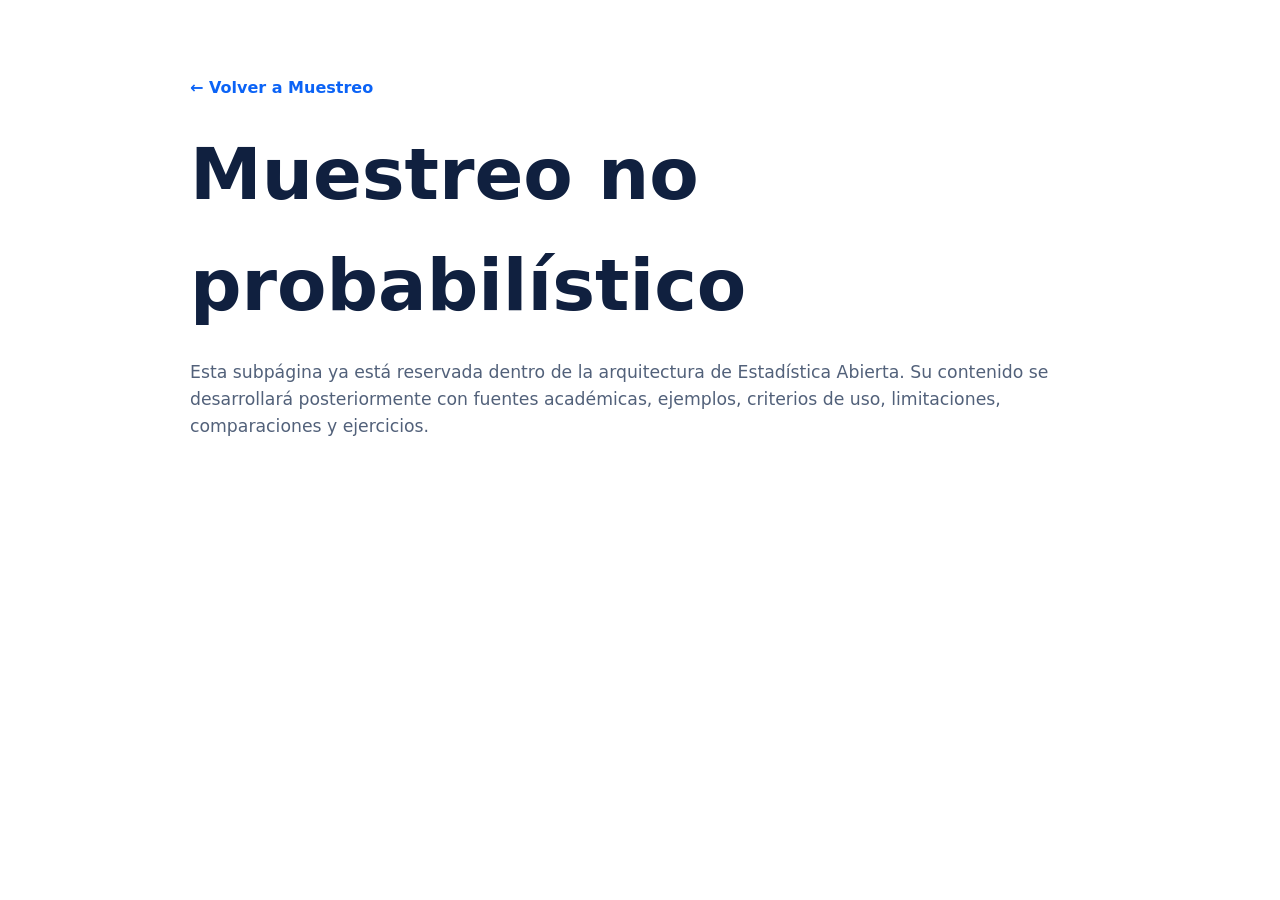
<file: aprender/inferencia/muestreo/no-probabilistico/index.html>
<!DOCTYPE html>
<html lang="es">
<head>
  <meta charset="UTF-8">
  <meta name="viewport" content="width=device-width, initial-scale=1.0">
  <title>Muestreo no probabilístico | Estadística Abierta</title>
  <link rel="stylesheet" href="../../../../css/styles.css">
</head>
<body>
  <main class="container" style="padding:60px 0;max-width:900px;">
    <p><a href="../" style="color:#0b63f6;font-weight:700;">← Volver a Muestreo</a></p>
    <h1 style="font-size:clamp(2.5rem,8vw,4.5rem);margin:18px 0 12px;">Muestreo no probabilístico</h1>
    <p style="color:#52617a;font-size:1.08rem;">
      Esta subpágina ya está reservada dentro de la arquitectura de Estadística Abierta.
      Su contenido se desarrollará posteriormente con fuentes académicas, ejemplos, criterios de uso,
      limitaciones, comparaciones y ejercicios.
    </p>
  </main>
</body>
</html>
</file>
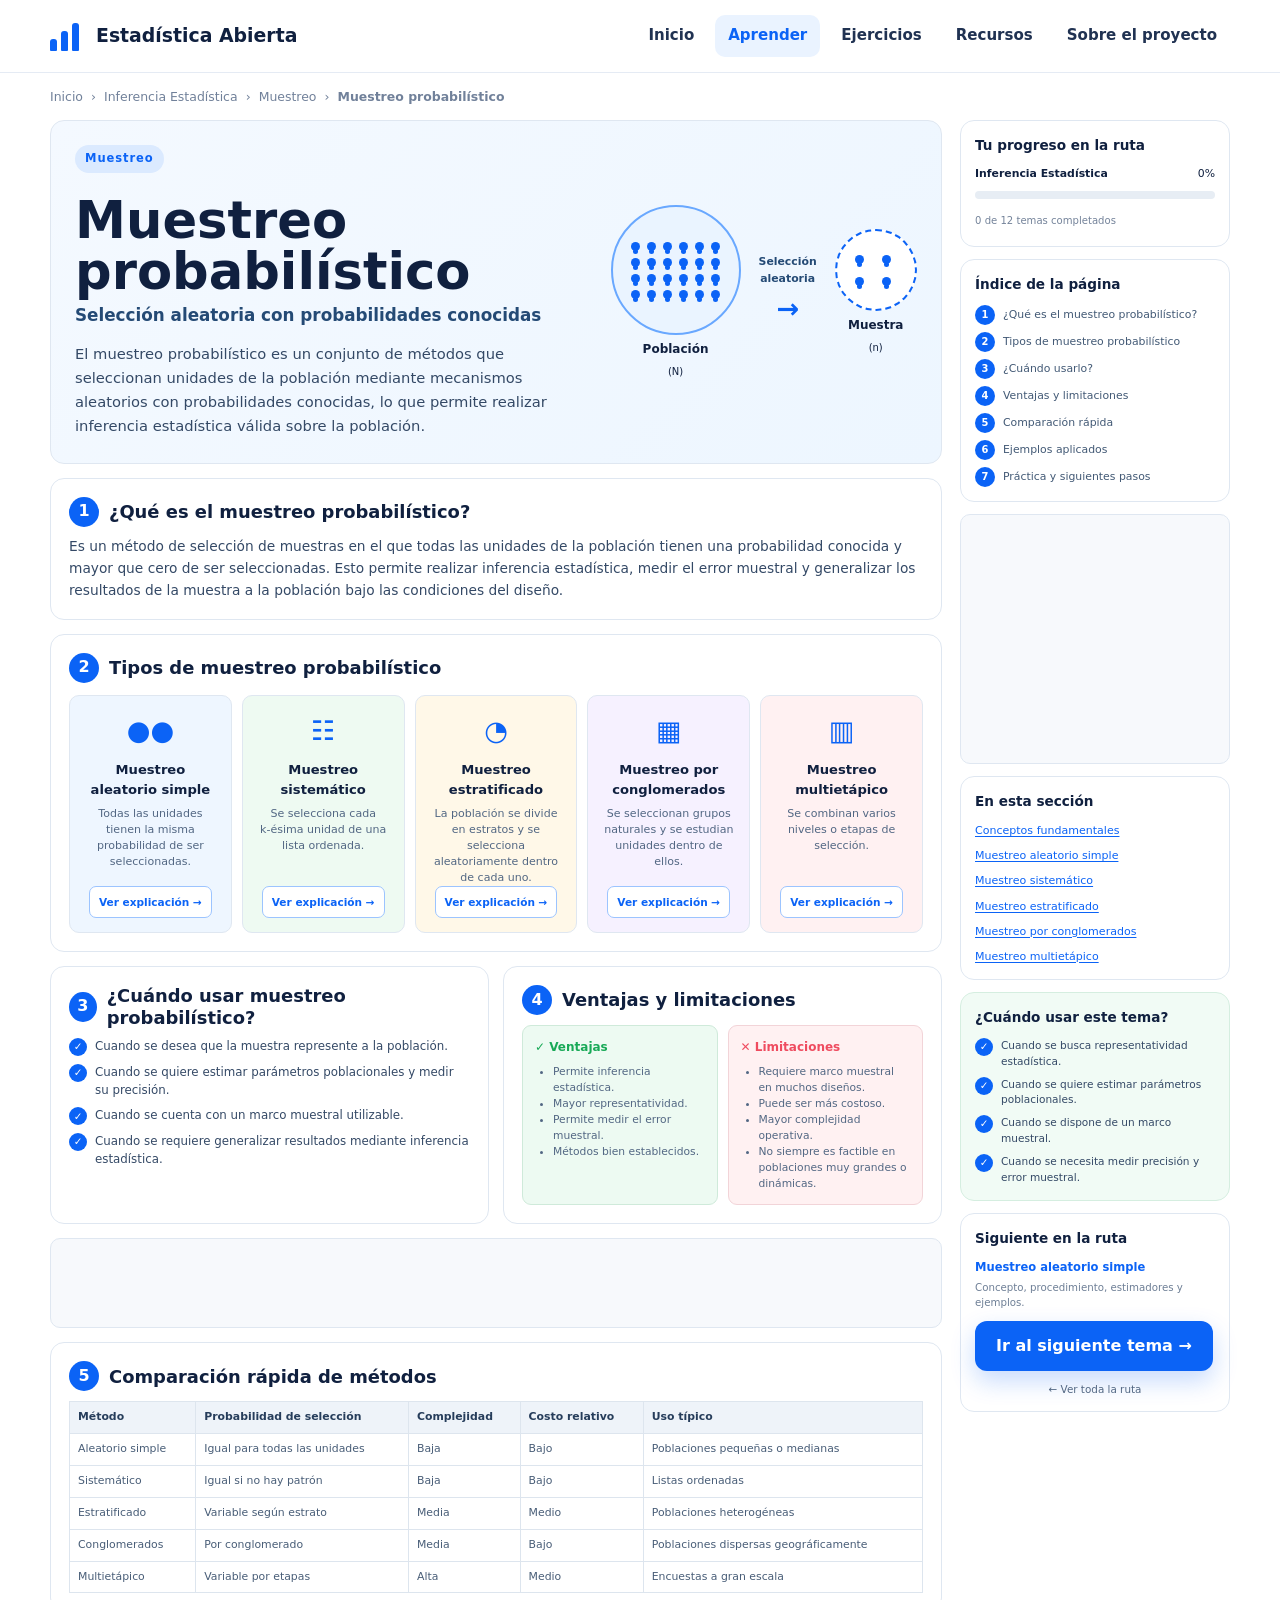
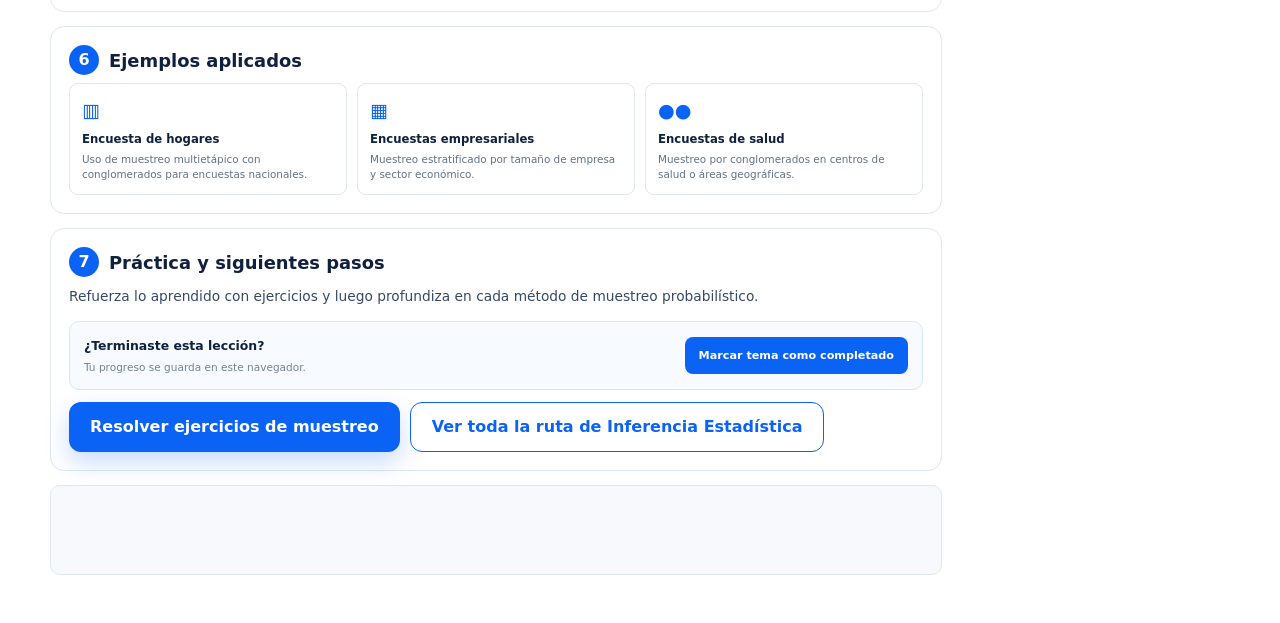
<file: aprender/inferencia/muestreo/probabilistico/index.html>
<!DOCTYPE html>
<html lang="es">
<head>
<meta charset="UTF-8">
<meta name="viewport" content="width=device-width, initial-scale=1.0">
<title>Muestreo probabilístico: tipos, ventajas y ejemplos | Estadística Abierta</title>
<meta name="description" content="Aprende qué es el muestreo probabilístico, cuándo usarlo y sus principales métodos: aleatorio simple, sistemático, estratificado, conglomerados y multietápico.">
<link rel="canonical" href="https://estadistica-abierta.pages.dev/aprender/inferencia/muestreo/probabilistico/">
<meta property="og:type" content="article">
<meta property="og:title" content="Muestreo probabilístico | Estadística Abierta">
<meta property="og:description" content="Guía clara y aplicada sobre muestreo probabilístico, sus métodos, ventajas, limitaciones y ejemplos.">
<meta property="og:url" content="https://estadistica-abierta.pages.dev/aprender/inferencia/muestreo/probabilistico/">
<link rel="stylesheet" href="../../../../css/styles.css">
<link rel="stylesheet" href="../../../../css/ad-slots.css">
<link rel="stylesheet" href="probabilistico.css">
</head>
<body data-course="inferencia-estadistica" data-topic-id="muestreo-probabilistico" data-course-total="12">

<header class="site-header">
<div class="container nav-wrap">
<a href="../../../../index.html" class="brand">
<span class="brand-mark" aria-hidden="true"><span></span><span></span><span></span></span>
<span class="brand-text">Estadística Abierta</span>
</a>
<button class="menu-toggle" id="menuToggle" aria-label="Abrir menú" aria-expanded="false" aria-controls="mainNav"><span></span><span></span><span></span></button>
<nav class="main-nav" id="mainNav">
<a href="../../../../index.html">Inicio</a>
<a class="active" href="../../../">Aprender</a>
<a href="../../../../index.html#ejercicios">Ejercicios</a>
<a href="../../../../index.html#recursos">Recursos</a>
<a href="../../../../index.html#acerca">Sobre el proyecto</a>
</nav>
</div>
</header>

<main>
<div class="container breadcrumb">
<a href="../../../../index.html">Inicio</a><span>›</span>
<a href="../../../">Inferencia Estadística</a><span>›</span>
<a href="../">Muestreo</a><span>›</span>
<strong>Muestreo probabilístico</strong>
</div>

<div class="container page-grid">

<article class="lesson-main">

<section class="hero-card">
<div>
<span class="eyebrow">Muestreo</span>
<h1>Muestreo probabilístico</h1>
<p class="hero-subtitle">Selección aleatoria con probabilidades conocidas</p>
<p class="hero-text">El muestreo probabilístico es un conjunto de métodos que seleccionan unidades de la población mediante mecanismos aleatorios con probabilidades conocidas, lo que permite realizar inferencia estadística válida sobre la población.</p>
</div>
<div class="hero-diagram" aria-label="Selección aleatoria de una población hacia una muestra">
<div class="population">
<div class="people-grid"><span></span><span></span><span></span><span></span><span></span><span></span><span></span><span></span><span></span><span></span><span></span><span></span><span></span><span></span><span></span><span></span><span></span><span></span><span></span><span></span><span></span><span></span><span></span><span></span></div>
<strong>Población</strong><small>(N)</small>
</div>
<div class="selection-arrow"><span>Selección<br>aleatoria</span><b>→</b></div>
<div class="sample">
<div class="sample-circle"><span></span><span></span><span></span><span></span></div>
<strong>Muestra</strong><small>(n)</small>
</div>
</div>
</section>

<section class="panel" id="que-es">
<div class="section-heading"><span>1</span><h2>¿Qué es el muestreo probabilístico?</h2></div>
<p>Es un método de selección de muestras en el que todas las unidades de la población tienen una probabilidad conocida y mayor que cero de ser seleccionadas. Esto permite realizar inferencia estadística, medir el error muestral y generalizar los resultados de la muestra a la población bajo las condiciones del diseño.</p>
</section>

<section class="panel" id="tipos">
<div class="section-heading"><span>2</span><h2>Tipos de muestreo probabilístico</h2></div>
<div class="method-grid">
<a class="method-card blue" href="aleatorio-simple/"><div class="method-icon">●●</div><h3>Muestreo aleatorio simple</h3><p>Todas las unidades tienen la misma probabilidad de ser seleccionadas.</p><span>Ver explicación →</span></a>
<a class="method-card green" href="sistematico/"><div class="method-icon">☷</div><h3>Muestreo sistemático</h3><p>Se selecciona cada k-ésima unidad de una lista ordenada.</p><span>Ver explicación →</span></a>
<a class="method-card amber" href="estratificado/"><div class="method-icon">◔</div><h3>Muestreo estratificado</h3><p>La población se divide en estratos y se selecciona aleatoriamente dentro de cada uno.</p><span>Ver explicación →</span></a>
<a class="method-card purple" href="conglomerados/"><div class="method-icon">▦</div><h3>Muestreo por conglomerados</h3><p>Se seleccionan grupos naturales y se estudian unidades dentro de ellos.</p><span>Ver explicación →</span></a>
<a class="method-card red" href="multietapico/"><div class="method-icon">▥</div><h3>Muestreo multietápico</h3><p>Se combinan varios niveles o etapas de selección.</p><span>Ver explicación →</span></a>
</div>
</section>

<div class="two-col">
<section class="panel" id="cuando">
<div class="section-heading"><span>3</span><h2>¿Cuándo usar muestreo probabilístico?</h2></div>
<ul class="check-list">
<li>Cuando se desea que la muestra represente a la población.</li>
<li>Cuando se quiere estimar parámetros poblacionales y medir su precisión.</li>
<li>Cuando se cuenta con un marco muestral utilizable.</li>
<li>Cuando se requiere generalizar resultados mediante inferencia estadística.</li>
</ul>
</section>

<section class="panel" id="ventajas">
<div class="section-heading"><span>4</span><h2>Ventajas y limitaciones</h2></div>
<div class="pros-cons">
<div class="pros"><h3>✓ Ventajas</h3><ul><li>Permite inferencia estadística.</li><li>Mayor representatividad.</li><li>Permite medir el error muestral.</li><li>Métodos bien establecidos.</li></ul></div>
<div class="cons"><h3>✕ Limitaciones</h3><ul><li>Requiere marco muestral en muchos diseños.</li><li>Puede ser más costoso.</li><li>Mayor complejidad operativa.</li><li>No siempre es factible en poblaciones muy grandes o dinámicas.</li></ul></div>
</div>
</section>
</div>

<div class="ea-ad-slot ea-ad-slot--leaderboard" data-ad-position="lesson-middle" data-ad-format="horizontal" aria-hidden="true"></div>

<section class="panel" id="comparacion">
<div class="section-heading"><span>5</span><h2>Comparación rápida de métodos</h2></div>
<div class="table-wrap">
<table>
<thead><tr><th>Método</th><th>Probabilidad de selección</th><th>Complejidad</th><th>Costo relativo</th><th>Uso típico</th></tr></thead>
<tbody>
<tr><td>Aleatorio simple</td><td>Igual para todas las unidades</td><td>Baja</td><td>Bajo</td><td>Poblaciones pequeñas o medianas</td></tr>
<tr><td>Sistemático</td><td>Igual si no hay patrón</td><td>Baja</td><td>Bajo</td><td>Listas ordenadas</td></tr>
<tr><td>Estratificado</td><td>Variable según estrato</td><td>Media</td><td>Medio</td><td>Poblaciones heterogéneas</td></tr>
<tr><td>Conglomerados</td><td>Por conglomerado</td><td>Media</td><td>Bajo</td><td>Poblaciones dispersas geográficamente</td></tr>
<tr><td>Multietápico</td><td>Variable por etapas</td><td>Alta</td><td>Medio</td><td>Encuestas a gran escala</td></tr>
</tbody>
</table>
</div>
</section>

<section class="panel" id="ejemplos">
<div class="section-heading"><span>6</span><h2>Ejemplos aplicados</h2></div>
<div class="example-grid">
<article><div>▥</div><h3>Encuesta de hogares</h3><p>Uso de muestreo multietápico con conglomerados para encuestas nacionales.</p></article>
<article><div>▦</div><h3>Encuestas empresariales</h3><p>Muestreo estratificado por tamaño de empresa y sector económico.</p></article>
<article><div>●●</div><h3>Encuestas de salud</h3><p>Muestreo por conglomerados en centros de salud o áreas geográficas.</p></article>
</div>
</section>

<section class="panel" id="practica">
<div class="section-heading"><span>7</span><h2>Práctica y siguientes pasos</h2></div>
<p>Refuerza lo aprendido con ejercicios y luego profundiza en cada método de muestreo probabilístico.</p>
<div class="completion-box">
<div><strong>¿Terminaste esta lección?</strong><span>Tu progreso se guarda en este navegador.</span></div>
<button class="complete-topic-btn" type="button" data-complete-topic>Marcar tema como completado</button>
</div>
<div class="practice-actions">
<a class="btn btn-primary" href="#">Resolver ejercicios de muestreo</a>
<a class="btn btn-secondary" href="../../../">Ver toda la ruta de Inferencia Estadística</a>
</div>
</section>

<div class="ea-ad-slot ea-ad-slot--leaderboard" data-ad-position="lesson-bottom" data-ad-format="horizontal" aria-hidden="true"></div>
</article>

<aside class="sidebar">
<section class="side-card">
<h2>Tu progreso en la ruta</h2>
<div class="progress-head"><strong>Inferencia Estadística</strong><span data-progress-percent>0%</span></div>
<div class="progress-bar"><span data-progress-bar style="width:0%"></span></div>
<small><span data-progress-count>0</span> de <span data-progress-total>12</span> temas completados</small>
</section>

<section class="side-card">
<h2>Índice de la página</h2>
<nav class="toc">
<a href="#que-es"><b>1</b> ¿Qué es el muestreo probabilístico?</a>
<a href="#tipos"><b>2</b> Tipos de muestreo probabilístico</a>
<a href="#cuando"><b>3</b> ¿Cuándo usarlo?</a>
<a href="#ventajas"><b>4</b> Ventajas y limitaciones</a>
<a href="#comparacion"><b>5</b> Comparación rápida</a>
<a href="#ejemplos"><b>6</b> Ejemplos aplicados</a>
<a href="#practica"><b>7</b> Práctica y siguientes pasos</a>
</nav>
</section>

<div class="ea-ad-slot ea-ad-slot--rectangle" data-ad-position="sidebar-top" data-ad-format="rectangle" aria-hidden="true"></div>

<section class="side-card related">
<h2>En esta sección</h2>
<a href="../#conceptos">Conceptos fundamentales</a>
<a href="aleatorio-simple/">Muestreo aleatorio simple</a>
<a href="sistematico/">Muestreo sistemático</a>
<a href="estratificado/">Muestreo estratificado</a>
<a href="conglomerados/">Muestreo por conglomerados</a>
<a href="multietapico/">Muestreo multietápico</a>
</section>

<section class="side-card when-card">
<h2>¿Cuándo usar este tema?</h2>
<ul class="check-list compact">
<li>Cuando se busca representatividad estadística.</li>
<li>Cuando se quiere estimar parámetros poblacionales.</li>
<li>Cuando se dispone de un marco muestral.</li>
<li>Cuando se necesita medir precisión y error muestral.</li>
</ul>
</section>

<section class="side-card next-card">
<h2>Siguiente en la ruta</h2>
<a href="aleatorio-simple/"><strong>Muestreo aleatorio simple</strong><span>Concepto, procedimiento, estimadores y ejemplos.</span></a>
<a class="btn btn-primary" href="aleatorio-simple/">Ir al siguiente tema →</a>
<a class="route-back" href="../../../">← Ver toda la ruta</a>
</section>
</aside>

</div>
</main>

<script src="../../../../js/main.js"></script>
<script src="../../../../js/progress.js"></script>
<script src="../../../../js/ads.js"></script>
</body>
</html>
</file>
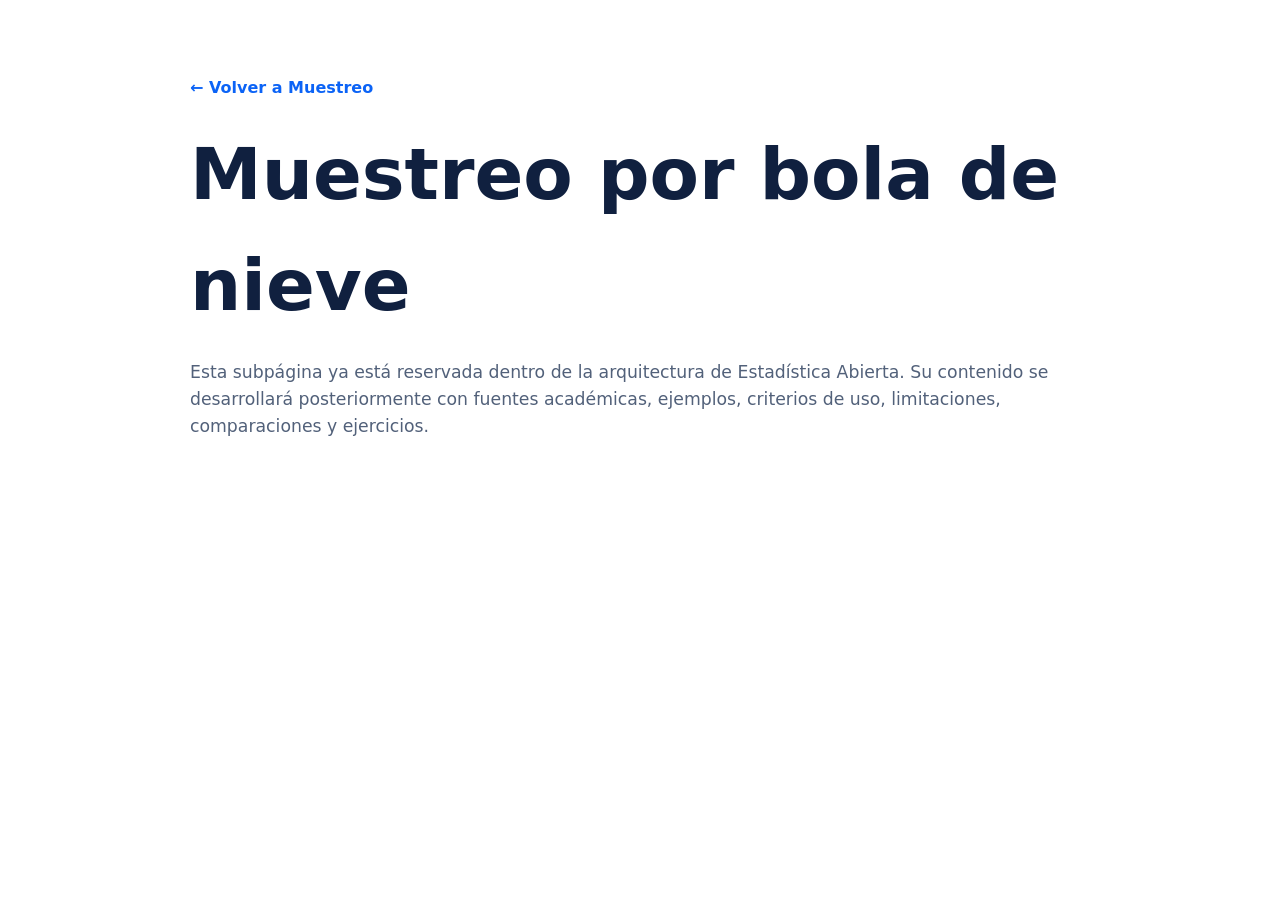
<file: aprender/inferencia/muestreo/no-probabilistico/bola-de-nieve/index.html>
<!DOCTYPE html>
<html lang="es">
<head>
  <meta charset="UTF-8">
  <meta name="viewport" content="width=device-width, initial-scale=1.0">
  <title>Muestreo por bola de nieve | Estadística Abierta</title>
  <link rel="stylesheet" href="../../../../../css/styles.css">
</head>
<body>
  <main class="container" style="padding:60px 0;max-width:900px;">
    <p><a href="../../" style="color:#0b63f6;font-weight:700;">← Volver a Muestreo</a></p>
    <h1 style="font-size:clamp(2.5rem,8vw,4.5rem);margin:18px 0 12px;">Muestreo por bola de nieve</h1>
    <p style="color:#52617a;font-size:1.08rem;">
      Esta subpágina ya está reservada dentro de la arquitectura de Estadística Abierta.
      Su contenido se desarrollará posteriormente con fuentes académicas, ejemplos, criterios de uso,
      limitaciones, comparaciones y ejercicios.
    </p>
  </main>
</body>
</html>
</file>
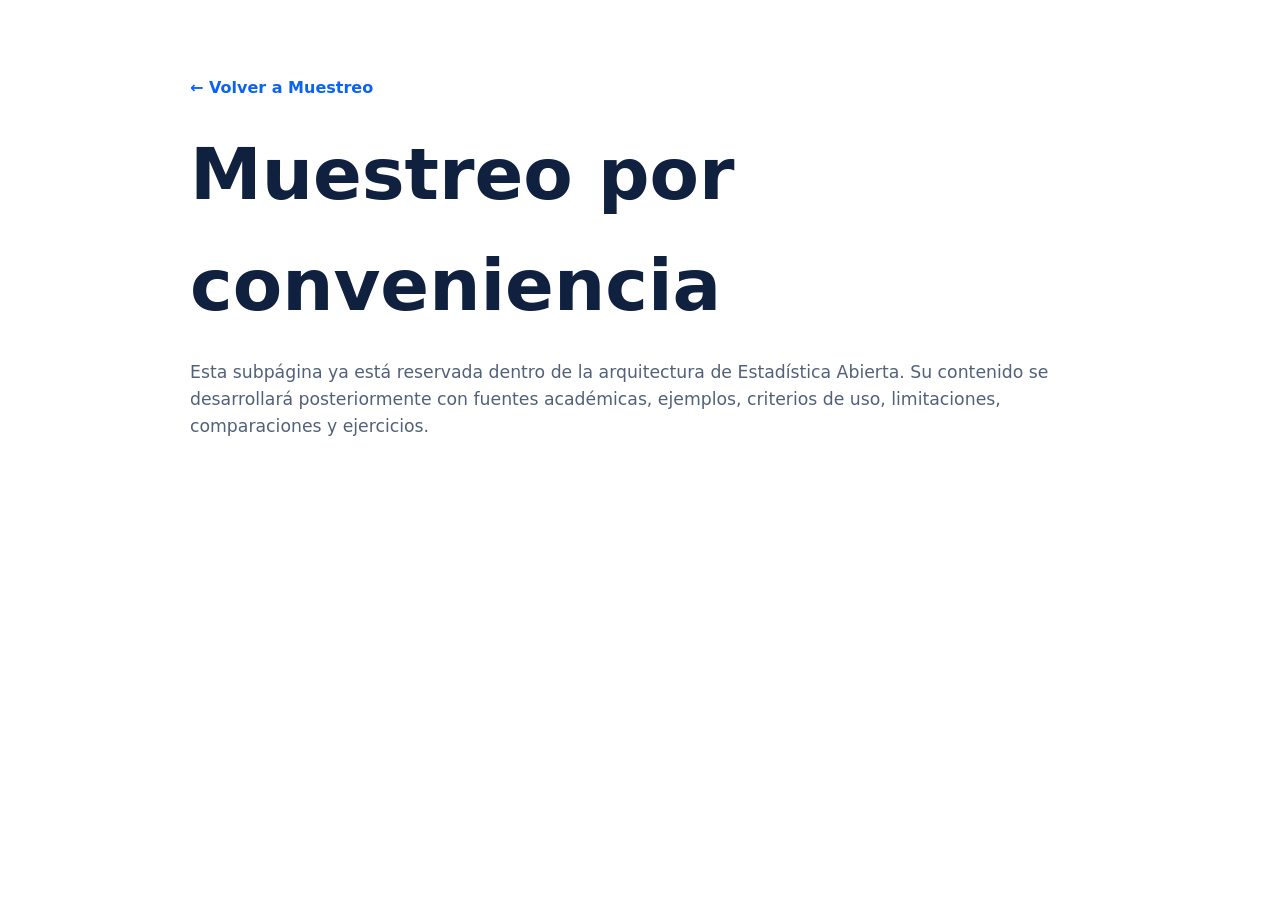
<file: aprender/inferencia/muestreo/no-probabilistico/conveniencia/index.html>
<!DOCTYPE html>
<html lang="es">
<head>
  <meta charset="UTF-8">
  <meta name="viewport" content="width=device-width, initial-scale=1.0">
  <title>Muestreo por conveniencia | Estadística Abierta</title>
  <link rel="stylesheet" href="../../../../../css/styles.css">
</head>
<body>
  <main class="container" style="padding:60px 0;max-width:900px;">
    <p><a href="../../" style="color:#0b63f6;font-weight:700;">← Volver a Muestreo</a></p>
    <h1 style="font-size:clamp(2.5rem,8vw,4.5rem);margin:18px 0 12px;">Muestreo por conveniencia</h1>
    <p style="color:#52617a;font-size:1.08rem;">
      Esta subpágina ya está reservada dentro de la arquitectura de Estadística Abierta.
      Su contenido se desarrollará posteriormente con fuentes académicas, ejemplos, criterios de uso,
      limitaciones, comparaciones y ejercicios.
    </p>
  </main>
</body>
</html>
</file>
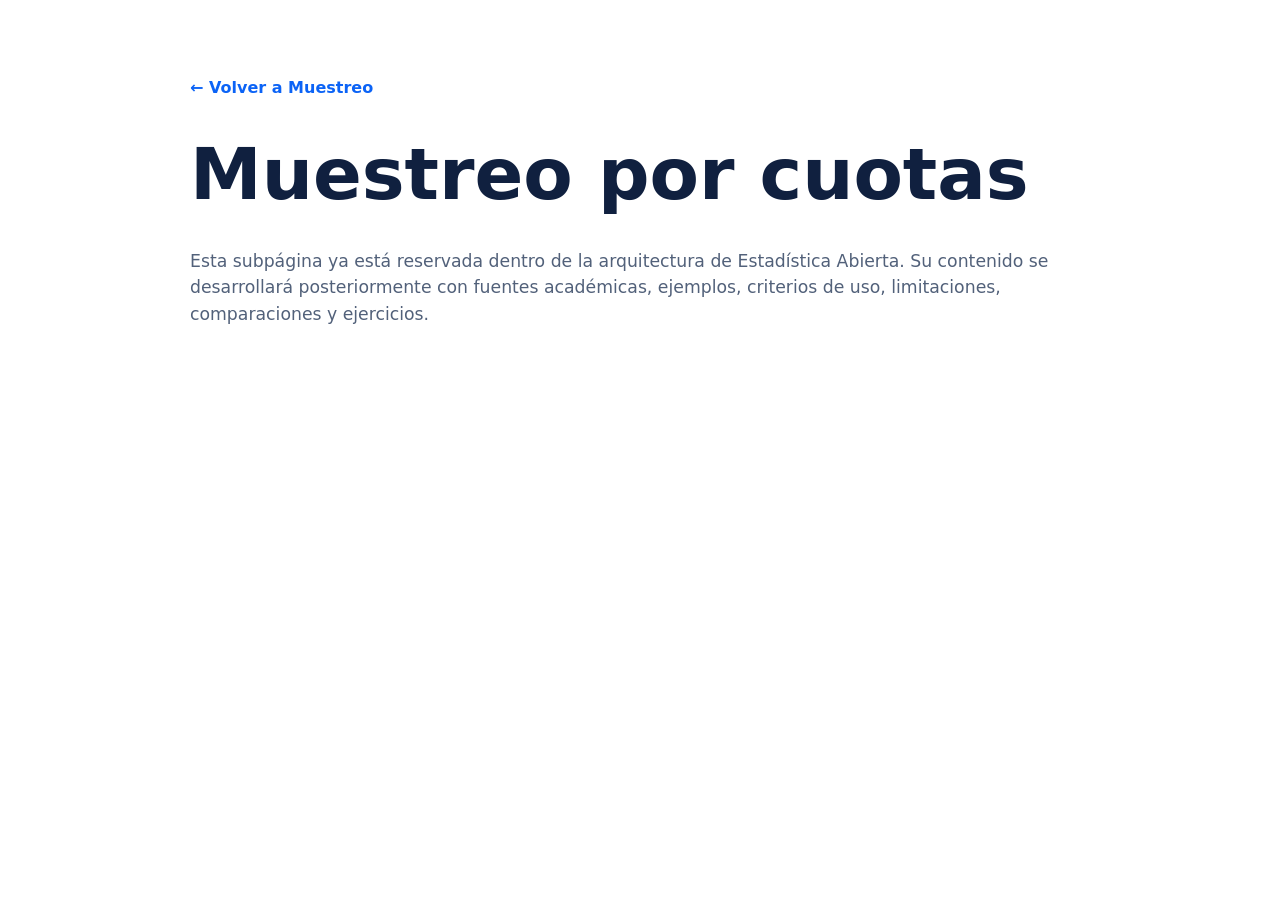
<file: aprender/inferencia/muestreo/no-probabilistico/cuotas/index.html>
<!DOCTYPE html>
<html lang="es">
<head>
  <meta charset="UTF-8">
  <meta name="viewport" content="width=device-width, initial-scale=1.0">
  <title>Muestreo por cuotas | Estadística Abierta</title>
  <link rel="stylesheet" href="../../../../../css/styles.css">
</head>
<body>
  <main class="container" style="padding:60px 0;max-width:900px;">
    <p><a href="../../" style="color:#0b63f6;font-weight:700;">← Volver a Muestreo</a></p>
    <h1 style="font-size:clamp(2.5rem,8vw,4.5rem);margin:18px 0 12px;">Muestreo por cuotas</h1>
    <p style="color:#52617a;font-size:1.08rem;">
      Esta subpágina ya está reservada dentro de la arquitectura de Estadística Abierta.
      Su contenido se desarrollará posteriormente con fuentes académicas, ejemplos, criterios de uso,
      limitaciones, comparaciones y ejercicios.
    </p>
  </main>
</body>
</html>
</file>
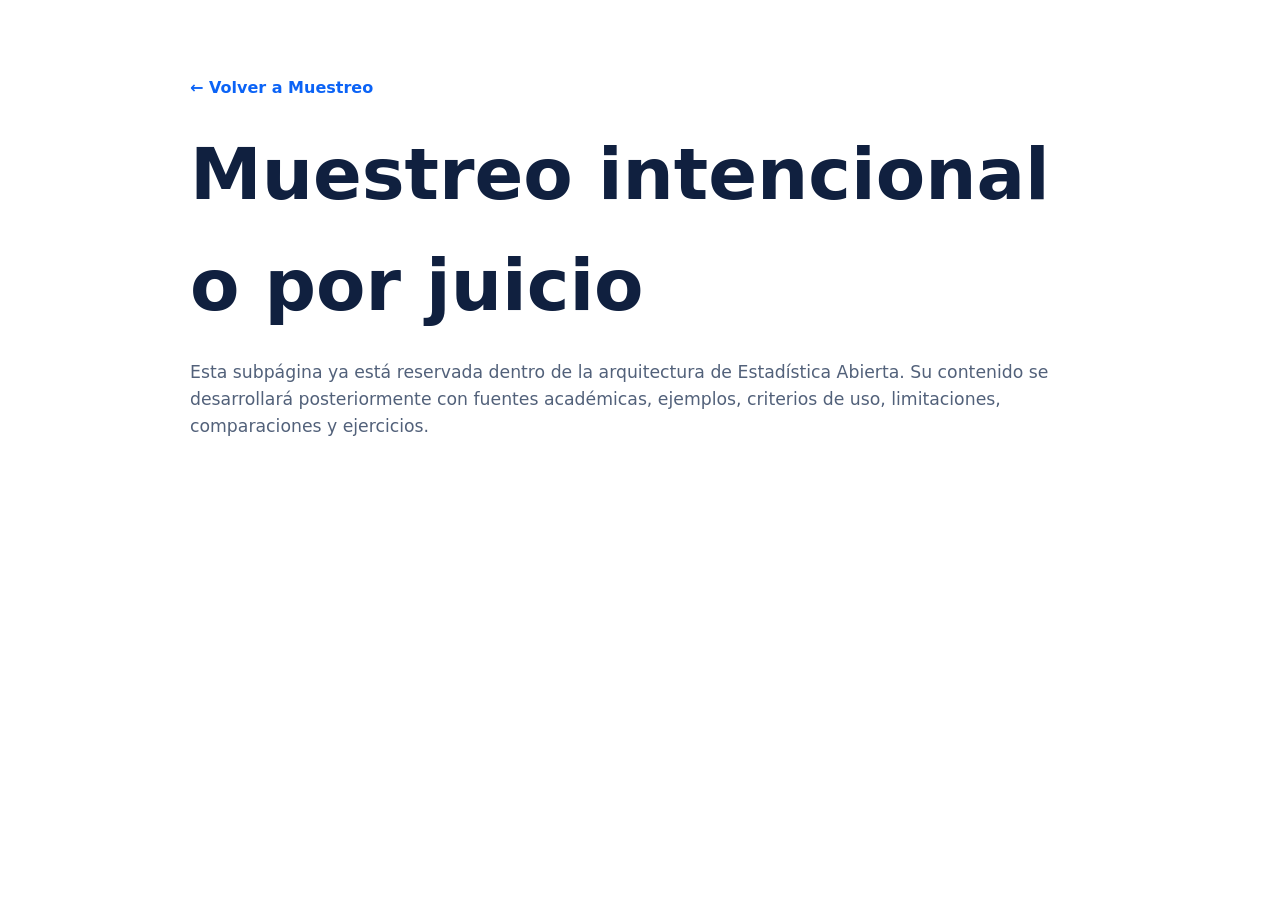
<file: aprender/inferencia/muestreo/no-probabilistico/intencional/index.html>
<!DOCTYPE html>
<html lang="es">
<head>
  <meta charset="UTF-8">
  <meta name="viewport" content="width=device-width, initial-scale=1.0">
  <title>Muestreo intencional o por juicio | Estadística Abierta</title>
  <link rel="stylesheet" href="../../../../../css/styles.css">
</head>
<body>
  <main class="container" style="padding:60px 0;max-width:900px;">
    <p><a href="../../" style="color:#0b63f6;font-weight:700;">← Volver a Muestreo</a></p>
    <h1 style="font-size:clamp(2.5rem,8vw,4.5rem);margin:18px 0 12px;">Muestreo intencional o por juicio</h1>
    <p style="color:#52617a;font-size:1.08rem;">
      Esta subpágina ya está reservada dentro de la arquitectura de Estadística Abierta.
      Su contenido se desarrollará posteriormente con fuentes académicas, ejemplos, criterios de uso,
      limitaciones, comparaciones y ejercicios.
    </p>
  </main>
</body>
</html>
</file>
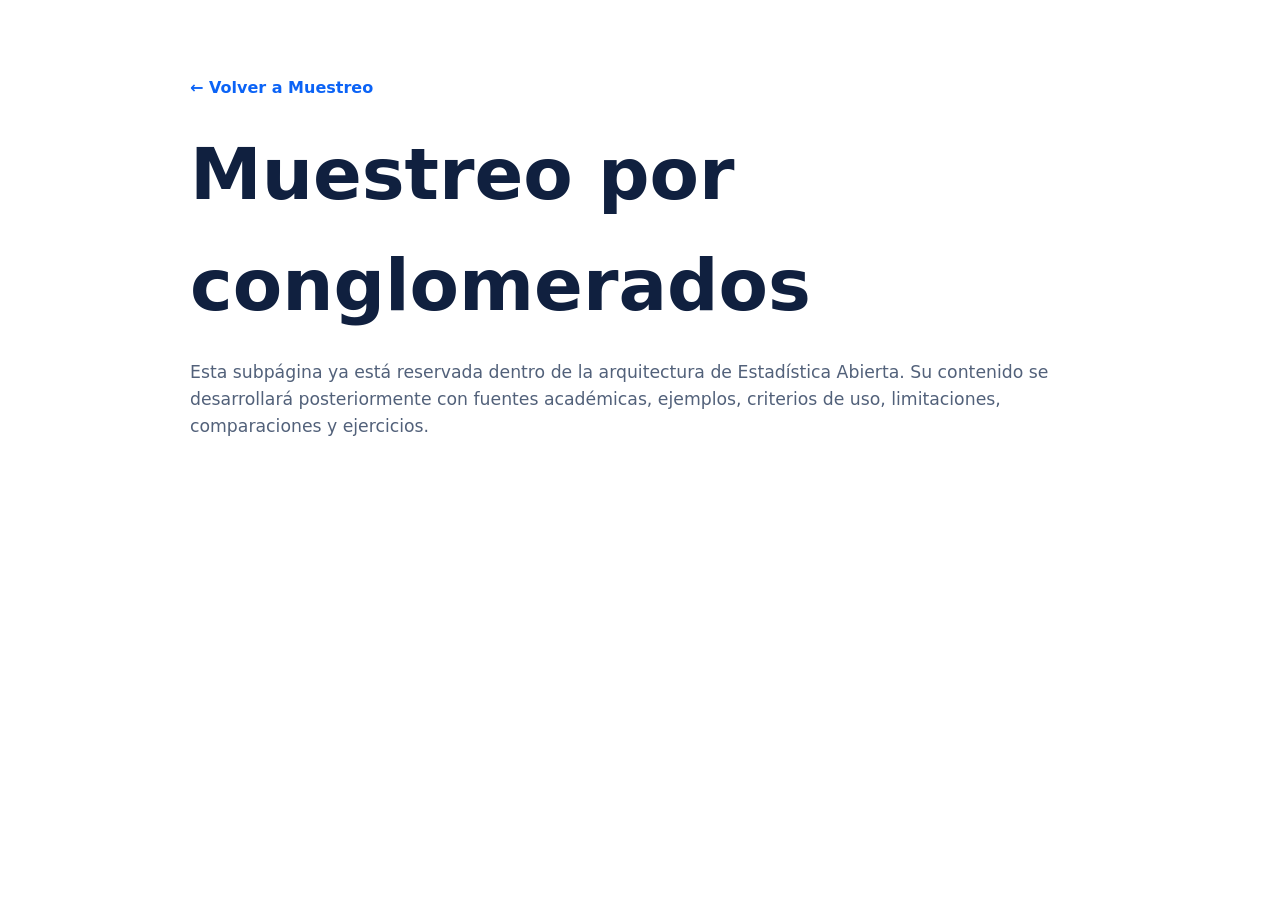
<file: aprender/inferencia/muestreo/probabilistico/conglomerados/index.html>
<!DOCTYPE html>
<html lang="es">
<head>
  <meta charset="UTF-8">
  <meta name="viewport" content="width=device-width, initial-scale=1.0">
  <title>Muestreo por conglomerados | Estadística Abierta</title>
  <link rel="stylesheet" href="../../../../../css/styles.css">
</head>
<body>
  <main class="container" style="padding:60px 0;max-width:900px;">
    <p><a href="../../" style="color:#0b63f6;font-weight:700;">← Volver a Muestreo</a></p>
    <h1 style="font-size:clamp(2.5rem,8vw,4.5rem);margin:18px 0 12px;">Muestreo por conglomerados</h1>
    <p style="color:#52617a;font-size:1.08rem;">
      Esta subpágina ya está reservada dentro de la arquitectura de Estadística Abierta.
      Su contenido se desarrollará posteriormente con fuentes académicas, ejemplos, criterios de uso,
      limitaciones, comparaciones y ejercicios.
    </p>
  </main>
</body>
</html>
</file>
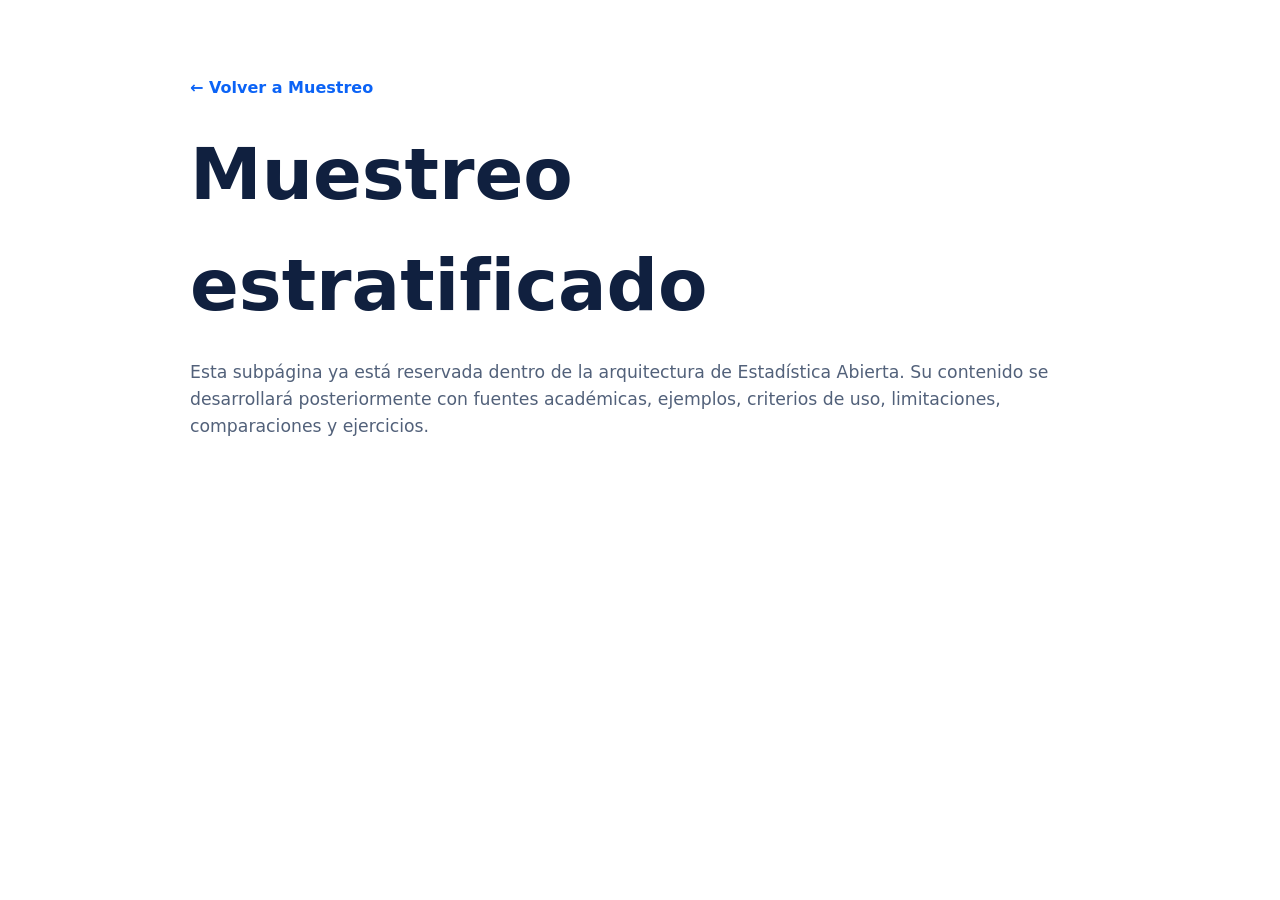
<file: aprender/inferencia/muestreo/probabilistico/estratificado/index.html>
<!DOCTYPE html>
<html lang="es">
<head>
  <meta charset="UTF-8">
  <meta name="viewport" content="width=device-width, initial-scale=1.0">
  <title>Muestreo estratificado | Estadística Abierta</title>
  <link rel="stylesheet" href="../../../../../css/styles.css">
</head>
<body>
  <main class="container" style="padding:60px 0;max-width:900px;">
    <p><a href="../../" style="color:#0b63f6;font-weight:700;">← Volver a Muestreo</a></p>
    <h1 style="font-size:clamp(2.5rem,8vw,4.5rem);margin:18px 0 12px;">Muestreo estratificado</h1>
    <p style="color:#52617a;font-size:1.08rem;">
      Esta subpágina ya está reservada dentro de la arquitectura de Estadística Abierta.
      Su contenido se desarrollará posteriormente con fuentes académicas, ejemplos, criterios de uso,
      limitaciones, comparaciones y ejercicios.
    </p>
  </main>
</body>
</html>
</file>
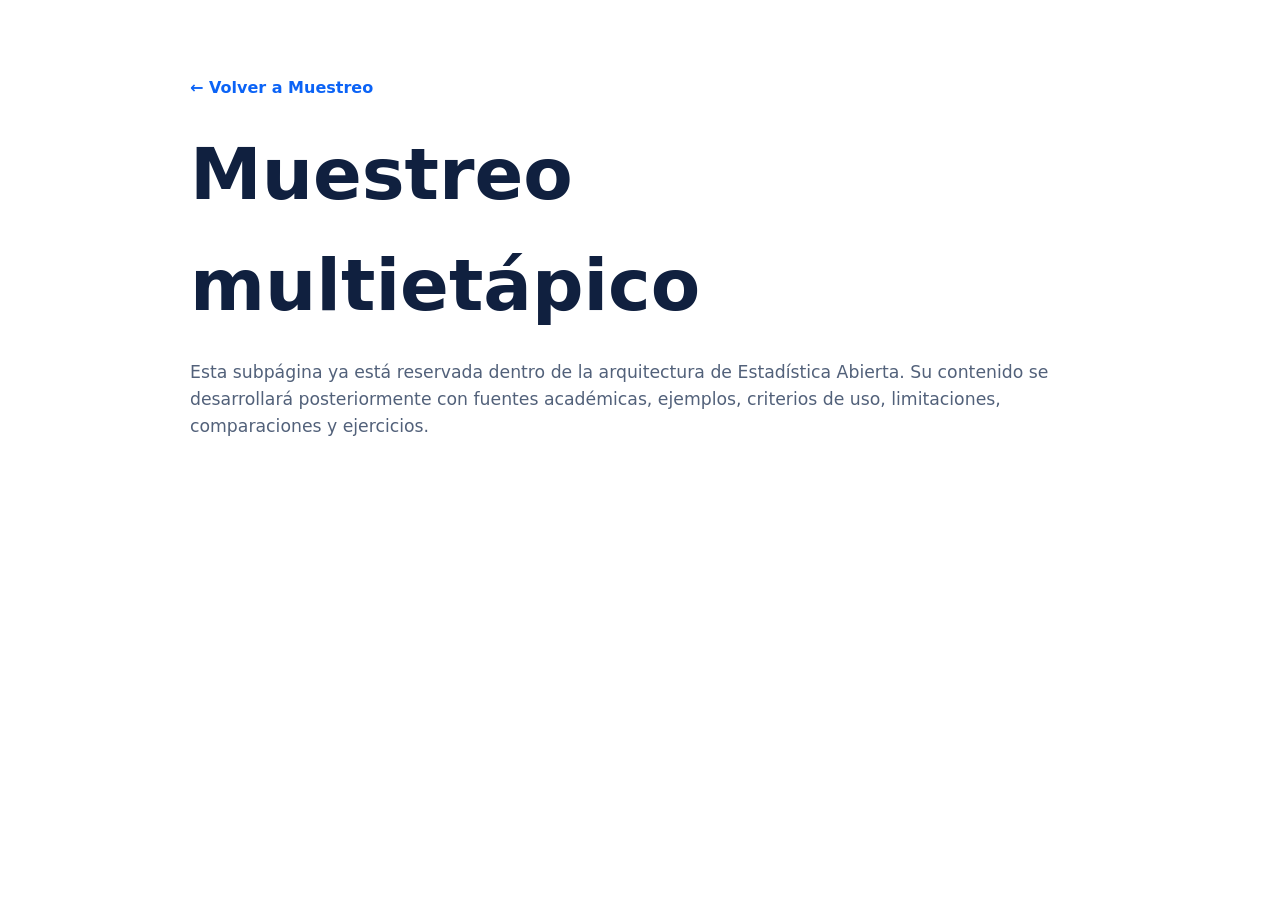
<file: aprender/inferencia/muestreo/probabilistico/multietapico/index.html>
<!DOCTYPE html>
<html lang="es">
<head>
  <meta charset="UTF-8">
  <meta name="viewport" content="width=device-width, initial-scale=1.0">
  <title>Muestreo multietápico | Estadística Abierta</title>
  <link rel="stylesheet" href="../../../../../css/styles.css">
</head>
<body>
  <main class="container" style="padding:60px 0;max-width:900px;">
    <p><a href="../../" style="color:#0b63f6;font-weight:700;">← Volver a Muestreo</a></p>
    <h1 style="font-size:clamp(2.5rem,8vw,4.5rem);margin:18px 0 12px;">Muestreo multietápico</h1>
    <p style="color:#52617a;font-size:1.08rem;">
      Esta subpágina ya está reservada dentro de la arquitectura de Estadística Abierta.
      Su contenido se desarrollará posteriormente con fuentes académicas, ejemplos, criterios de uso,
      limitaciones, comparaciones y ejercicios.
    </p>
  </main>
</body>
</html>
</file>
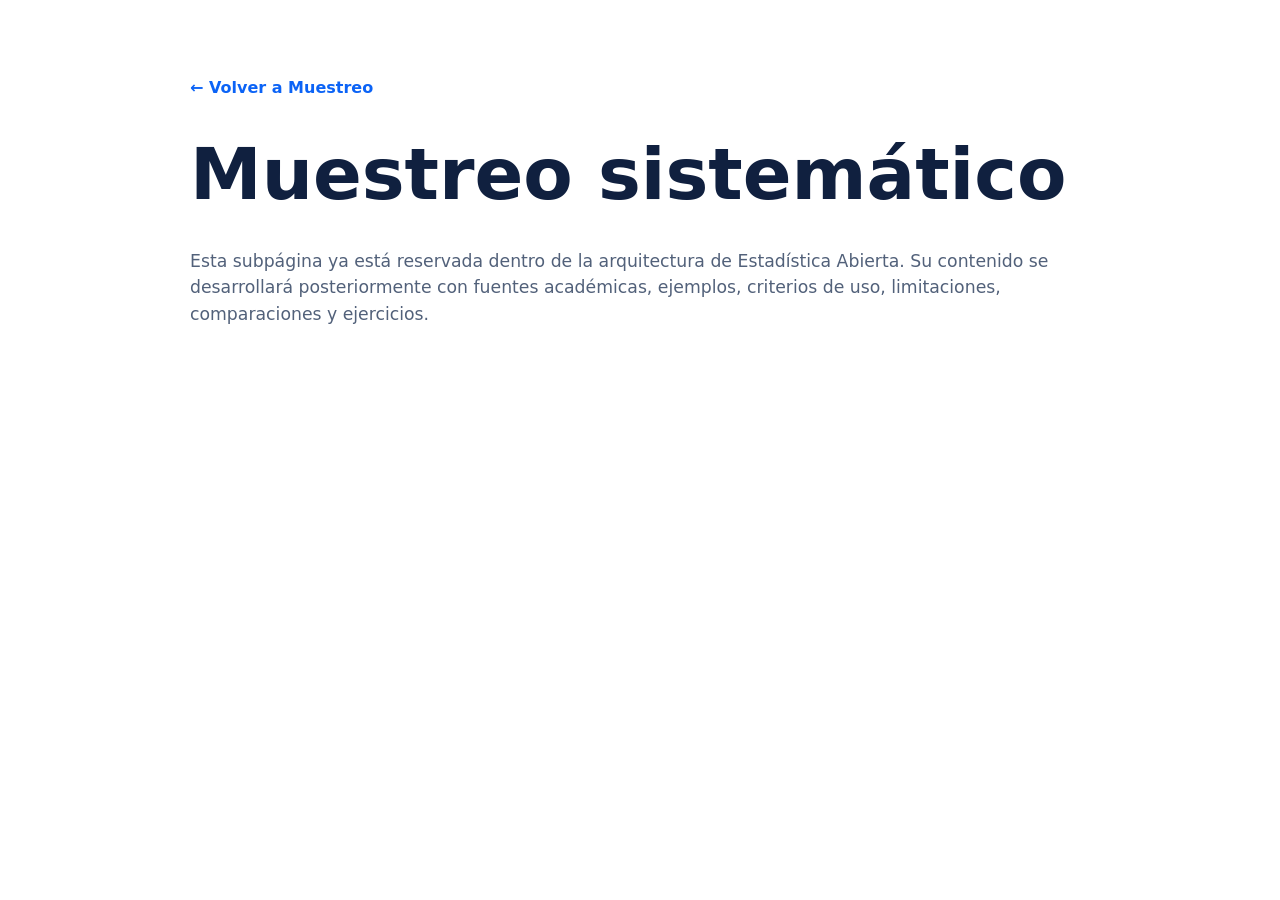
<file: aprender/inferencia/muestreo/probabilistico/sistematico/index.html>
<!DOCTYPE html>
<html lang="es">
<head>
  <meta charset="UTF-8">
  <meta name="viewport" content="width=device-width, initial-scale=1.0">
  <title>Muestreo sistemático | Estadística Abierta</title>
  <link rel="stylesheet" href="../../../../../css/styles.css">
</head>
<body>
  <main class="container" style="padding:60px 0;max-width:900px;">
    <p><a href="../../" style="color:#0b63f6;font-weight:700;">← Volver a Muestreo</a></p>
    <h1 style="font-size:clamp(2.5rem,8vw,4.5rem);margin:18px 0 12px;">Muestreo sistemático</h1>
    <p style="color:#52617a;font-size:1.08rem;">
      Esta subpágina ya está reservada dentro de la arquitectura de Estadística Abierta.
      Su contenido se desarrollará posteriormente con fuentes académicas, ejemplos, criterios de uso,
      limitaciones, comparaciones y ejercicios.
    </p>
  </main>
</body>
</html>
</file>
<file: css/styles.css>
/* ======================================
   ESTADÍSTICA ABIERTA
   Portada v1
   ====================================== */

:root {
  --bg: #ffffff;
  --surface: #ffffff;
  --surface-soft: #f7faff;
  --text: #10203f;
  --text-2: #52617a;
  --border: #dfe7f2;
  --primary: #0b63f6;
  --primary-dark: #0048c7;
  --primary-soft: #eaf3ff;
  --green: #18a957;
  --green-soft: #eaf9f0;
  --amber: #e7a10d;
  --amber-soft: #fff7df;
  --rose: #ef4b5f;
  --rose-soft: #fff0f2;
  --purple: #7a51dc;
  --purple-soft: #f1ecff;
  --shadow: 0 14px 40px rgba(14, 39, 82, 0.08);
  --radius-lg: 22px;
  --radius-md: 16px;
  --radius-sm: 12px;
  --container: 1180px;
}

* {
  box-sizing: border-box;
}

html {
  scroll-behavior: smooth;
}

body {
  margin: 0;
  font-family: Inter, ui-sans-serif, system-ui, -apple-system, BlinkMacSystemFont, "Segoe UI", sans-serif;
  color: var(--text);
  background: var(--bg);
  line-height: 1.55;
  -webkit-font-smoothing: antialiased;
}

img,
svg {
  max-width: 100%;
  display: block;
}

a {
  color: inherit;
  text-decoration: none;
}

button,
input,
select,
textarea {
  font: inherit;
}

.container {
  width: min(100% - 32px, var(--container));
  margin-inline: auto;
}

/* Header */

.site-header {
  position: sticky;
  top: 0;
  z-index: 1000;
  background: rgba(255, 255, 255, 0.95);
  backdrop-filter: blur(12px);
  border-bottom: 1px solid rgba(223, 231, 242, 0.8);
}

.nav-wrap {
  min-height: 72px;
  display: flex;
  align-items: center;
  justify-content: space-between;
  gap: 24px;
}

.brand {
  display: inline-flex;
  align-items: center;
  gap: 12px;
  font-weight: 800;
  white-space: nowrap;
}

.brand-text {
  font-size: 1.18rem;
}

.brand-mark {
  width: 34px;
  height: 30px;
  display: flex;
  align-items: flex-end;
  gap: 4px;
}

.brand-mark span {
  width: 7px;
  border-radius: 3px 3px 1px 1px;
  background: var(--primary);
}

.brand-mark span:nth-child(1) { height: 12px; }
.brand-mark span:nth-child(2) { height: 20px; }
.brand-mark span:nth-child(3) { height: 28px; }

.brand-mark.small {
  width: 28px;
  height: 24px;
}

.brand-mark.small span {
  width: 6px;
}

.brand-mark.small span:nth-child(1) { height: 10px; }
.brand-mark.small span:nth-child(2) { height: 16px; }
.brand-mark.small span:nth-child(3) { height: 22px; }

.main-nav {
  display: flex;
  align-items: center;
  gap: 8px;
}

.main-nav a {
  padding: 9px 13px;
  border-radius: 10px;
  color: #203252;
  font-size: 0.94rem;
  font-weight: 650;
  transition: 0.2s ease;
}

.main-nav a:hover,
.main-nav a.active {
  color: var(--primary);
  background: var(--primary-soft);
}

.menu-toggle {
  display: none;
  width: 42px;
  height: 42px;
  border: 1px solid var(--border);
  border-radius: 12px;
  background: #fff;
  cursor: pointer;
  align-items: center;
  justify-content: center;
  flex-direction: column;
  gap: 5px;
}

.menu-toggle span {
  width: 20px;
  height: 2px;
  background: var(--text);
  border-radius: 999px;
}

/* Hero */

.hero {
  overflow: hidden;
  background:
    radial-gradient(circle at 86% 24%, rgba(120, 184, 255, 0.20), transparent 30%),
    linear-gradient(180deg, #f8fbff 0%, #ffffff 100%);
  border-bottom: 1px solid #edf2f8;
}

.hero-grid {
  min-height: 560px;
  display: grid;
  grid-template-columns: minmax(0, 1.03fr) minmax(0, 0.97fr);
  align-items: center;
  gap: 56px;
  padding-top: 68px;
  padding-bottom: 68px;
}

.eyebrow {
  margin: 0 0 14px;
  color: var(--primary);
  font-size: 0.78rem;
  font-weight: 800;
  letter-spacing: 0.08em;
}

.hero h1 {
  max-width: 680px;
  margin: 0;
  font-size: clamp(2.65rem, 5vw, 4.7rem);
  line-height: 0.98;
  letter-spacing: -0.045em;
}

.hero h1 span {
  display: block;
  color: var(--primary);
}

.hero-description {
  max-width: 650px;
  margin: 26px 0 0;
  font-size: clamp(1.04rem, 1.8vw, 1.28rem);
  color: var(--text-2);
}

.hero-actions {
  display: flex;
  flex-wrap: wrap;
  gap: 14px;
  margin-top: 30px;
}

.btn {
  min-height: 50px;
  display: inline-flex;
  align-items: center;
  justify-content: center;
  gap: 12px;
  padding: 0 21px;
  border-radius: 12px;
  font-weight: 800;
  transition: transform 0.18s ease, box-shadow 0.18s ease, background 0.18s ease;
}

.btn:hover {
  transform: translateY(-2px);
}

.btn-primary {
  color: #fff;
  background: var(--primary);
  box-shadow: 0 10px 24px rgba(11, 99, 246, 0.23);
}

.btn-primary:hover {
  background: var(--primary-dark);
}

.btn-secondary {
  color: var(--primary);
  border: 1.5px solid var(--primary);
  background: #fff;
}

.hero-features {
  display: flex;
  flex-wrap: wrap;
  gap: 26px;
  margin-top: 28px;
  color: #324464;
  font-size: 0.94rem;
  font-weight: 650;
}

.hero-features > div {
  display: inline-flex;
  align-items: center;
  gap: 8px;
}

.feature-icon {
  color: var(--primary);
  font-size: 1.25rem;
}

.hero-visual {
  position: relative;
}

.hero-visual::before {
  content: "";
  position: absolute;
  inset: -42px -70px -42px -25px;
  border-radius: 46% 54% 60% 40% / 46% 40% 60% 54%;
  background: rgba(129, 188, 255, 0.16);
  z-index: 0;
}

.visual-window {
  position: relative;
  z-index: 1;
  overflow: hidden;
  border-radius: 18px;
  background: rgba(255,255,255,0.98);
  border: 1px solid rgba(212, 224, 239, 0.95);
  box-shadow: var(--shadow);
}

.window-top {
  height: 38px;
  display: flex;
  align-items: center;
  gap: 7px;
  padding: 0 14px;
  border-bottom: 1px solid #e7edf5;
}

.dot {
  width: 10px;
  height: 10px;
  border-radius: 50%;
}

.dot.red { background: #ff6e67; }
.dot.yellow { background: #ffbf4c; }
.dot.green { background: #4ecf77; }

.visual-content {
  display: grid;
  grid-template-columns: 122px 1fr;
  min-height: 320px;
}

.visual-sidebar {
  padding: 16px 11px;
  background: #f7faff;
  border-right: 1px solid #e5edf7;
}

.visual-tab {
  width: 100%;
  border: 0;
  background: transparent;
  color: #65748d;
  text-align: left;
  padding: 10px 11px;
  border-radius: 9px;
  font-size: 0.78rem;
  cursor: default;
}

.visual-tab.active {
  color: var(--primary);
  background: #eaf3ff;
  font-weight: 800;
}

.visual-main {
  padding: 20px;
}

.visual-title-row {
  display: flex;
  align-items: center;
  justify-content: space-between;
  gap: 14px;
  font-size: 0.9rem;
}

.visual-title-row span {
  color: var(--text-2);
  font-size: 0.78rem;
}

.normal-chart {
  margin-top: 12px;
}

.normal-chart .axis {
  stroke: #9eacc0;
  stroke-width: 1.2;
}

.normal-chart .center-line {
  stroke: var(--primary);
  stroke-width: 1.2;
  stroke-dasharray: 4 4;
}

.normal-chart .curve {
  fill: none;
  stroke: var(--primary);
  stroke-width: 3;
}

.normal-chart .area {
  fill: rgba(11, 99, 246, 0.12);
}

.normal-chart text {
  fill: #6a7890;
  font-size: 13px;
}

.formula-card {
  margin-top: 8px;
}

.parameters {
  border-radius: 12px;
  background: #f4f8fd;
  padding: 15px 16px;
  color: #52617a;
  font-size: 0.78rem;
}

.parameters strong {
  display: block;
  margin-bottom: 10px;
  color: var(--text);
  font-size: 0.82rem;
}

.parameter-row {
  display: grid;
  grid-template-columns: 30px 1fr;
  align-items: center;
  gap: 8px;
  padding: 5px 0;
}

.parameter-symbol {
  display: grid;
  place-items: center;
  width: 28px;
  height: 28px;
  border-radius: 8px;
  background: #e8f2ff;
  color: var(--primary);
  font-family: Georgia, serif;
  font-size: 1rem;
  font-weight: 700;
}

/* Sections */

.section {
  padding: 42px 0;
}

.section.compact {
  padding-top: 24px;
}

.section-heading {
  margin-bottom: 18px;
}

.section-heading h2 {
  margin: 0;
  font-size: clamp(1.55rem, 3vw, 2rem);
  line-height: 1.2;
}

.section-heading p {
  margin: 5px 0 0;
  color: var(--text-2);
}

.split-heading {
  display: flex;
  align-items: flex-end;
  justify-content: space-between;
  gap: 22px;
}

.text-link {
  color: var(--primary);
  font-weight: 750;
  white-space: nowrap;
}

.muted-link {
  color: #8290a6;
}

.cards-grid {
  display: grid;
  gap: 16px;
}

.cards-grid.four {
  grid-template-columns: repeat(4, minmax(0, 1fr));
}

.choice-card,
.tool-card,
.topic-card {
  min-height: 138px;
  border-radius: var(--radius-md);
  transition: transform 0.18s ease, box-shadow 0.18s ease, border-color 0.18s ease;
}

.choice-card:hover,
.tool-card:hover,
.topic-card:hover {
  transform: translateY(-3px);
  box-shadow: 0 12px 30px rgba(15, 41, 82, 0.08);
}

.choice-card {
  display: grid;
  grid-template-columns: auto 1fr auto;
  align-items: start;
  gap: 13px;
  padding: 20px;
}

.choice-card.blue { background: #eff6ff; }
.choice-card.green { background: var(--green-soft); }
.choice-card.amber { background: var(--amber-soft); }
.choice-card.rose { background: var(--rose-soft); }

.card-icon,
.tool-icon,
.topic-icon {
  flex: 0 0 auto;
  display: grid;
  place-items: center;
  border-radius: 12px;
  font-weight: 900;
}

.card-icon {
  width: 42px;
  height: 42px;
  background: rgba(255,255,255,0.65);
  font-size: 1.25rem;
}

.choice-card h3,
.tool-card h3,
.topic-card h3,
.principle h3 {
  margin: 0;
  line-height: 1.25;
}

.choice-card h3 {
  font-size: 1rem;
}

.choice-card p,
.tool-card p,
.topic-card p,
.principle p {
  margin: 7px 0 0;
  color: var(--text-2);
  font-size: 0.88rem;
}

.arrow {
  align-self: end;
  color: var(--primary);
  font-weight: 900;
}

.tool-card,
.topic-card {
  display: flex;
  align-items: flex-start;
  gap: 14px;
  padding: 18px;
  border: 1px solid var(--border);
  background: #fff;
}

.tool-icon,
.topic-icon {
  width: 46px;
  height: 46px;
  font-size: 1.35rem;
}

.tool-icon.blue,
.topic-icon.blue { color: #0b63f6; background: var(--primary-soft); }
.tool-icon.green,
.topic-icon.green { color: var(--green); background: var(--green-soft); }
.tool-icon.amber,
.topic-icon.amber { color: var(--amber); background: var(--amber-soft); }
.tool-icon.rose,
.topic-icon.rose { color: var(--rose); background: var(--rose-soft); }
.tool-icon.purple,
.topic-icon.purple { color: var(--purple); background: var(--purple-soft); }

.tool-card h3,
.topic-card h3 {
  font-size: 0.96rem;
}

.status {
  display: inline-block;
  margin-top: 10px;
  padding: 4px 8px;
  border-radius: 999px;
  background: #f3f6fa;
  color: #6d7a8f;
  font-size: 0.7rem;
  font-weight: 700;
}

.active-topic {
  border-color: rgba(11, 99, 246, 0.35);
  background: #fbfdff;
}

.topic-title-row {
  display: flex;
  align-items: center;
  flex-wrap: wrap;
  gap: 7px;
}

.pill {
  display: inline-flex;
  align-items: center;
  min-height: 22px;
  padding: 2px 7px;
  border-radius: 999px;
  background: var(--primary-soft);
  color: var(--primary);
  font-size: 0.66rem;
  font-weight: 800;
}

.pill.soft {
  color: #7b8799;
  background: #f2f4f7;
}

/* Principles */

.principles {
  display: grid;
  grid-template-columns: repeat(4, 1fr);
  gap: 0;
  overflow: hidden;
  border-radius: 16px;
  background: linear-gradient(90deg, #eef7ff 0%, #f7fbff 100%);
  border: 1px solid #dceafa;
}

.principle {
  display: grid;
  grid-template-columns: auto 1fr;
  gap: 12px;
  padding: 20px;
}

.principle + .principle {
  border-left: 1px solid #d9e5f4;
}

.principle-icon {
  color: var(--primary);
  font-size: 1.8rem;
  line-height: 1;
}

.principle h3 {
  font-size: 0.92rem;
}

.principle p {
  font-size: 0.8rem;
}

.ad-ready {
  min-height: 24px;
  padding: 0;
}

/* Footer */

.site-footer {
  margin-top: 20px;
  padding: 30px 0;
  border-top: 1px solid var(--border);
}

.footer-grid {
  display: grid;
  grid-template-columns: 1fr 2fr auto;
  align-items: center;
  gap: 24px;
}

.footer-brand p {
  margin: 5px 0 0;
  color: #8591a3;
  font-size: 0.76rem;
}

.footer-nav {
  display: flex;
  align-items: center;
  justify-content: center;
  flex-wrap: wrap;
  gap: 6px 16px;
}

.footer-nav a {
  color: #69768a;
  font-size: 0.78rem;
}

.footer-nav a:hover {
  color: var(--primary);
}

.footer-note {
  display: flex;
  flex-direction: column;
  gap: 5px;
  color: #8c97a8;
  font-size: 0.72rem;
  text-align: right;
}

/* Tablet */

@media (max-width: 980px) {
  .main-nav {
    position: absolute;
    top: 72px;
    left: 16px;
    right: 16px;
    display: none;
    flex-direction: column;
    align-items: stretch;
    padding: 12px;
    background: #fff;
    border: 1px solid var(--border);
    border-radius: 14px;
    box-shadow: var(--shadow);
  }

  .main-nav.open {
    display: flex;
  }

  .main-nav a {
    width: 100%;
  }

  .menu-toggle {
    display: flex;
  }

  .hero-grid {
    grid-template-columns: 1fr;
    gap: 44px;
    padding-top: 48px;
    padding-bottom: 54px;
  }

  .hero-copy {
    max-width: 760px;
  }

  .hero-visual {
    max-width: 760px;
  }

  .cards-grid.four {
    grid-template-columns: repeat(2, minmax(0, 1fr));
  }

  .principles {
    grid-template-columns: repeat(2, 1fr);
  }

  .principle:nth-child(3) {
    border-left: none;
    border-top: 1px solid #d9e5f4;
  }

  .principle:nth-child(4) {
    border-top: 1px solid #d9e5f4;
  }

  .footer-grid {
    grid-template-columns: 1fr;
    text-align: center;
  }

  .footer-brand .brand {
    justify-content: center;
  }

  .footer-note {
    text-align: center;
  }
}

/* Mobile */

@media (max-width: 640px) {
  .container {
    width: min(100% - 24px, var(--container));
  }

  .nav-wrap {
    min-height: 64px;
  }

  .main-nav {
    top: 64px;
  }

  .brand-text {
    font-size: 1rem;
  }

  .brand-mark {
    width: 30px;
    height: 26px;
  }

  .hero-grid {
    min-height: auto;
    padding-top: 38px;
    padding-bottom: 42px;
  }

  .eyebrow {
    font-size: 0.68rem;
  }

  .hero h1 {
    font-size: clamp(2.35rem, 13vw, 3.45rem);
  }

  .hero-description {
    font-size: 1rem;
  }

  .hero-actions {
    flex-direction: column;
  }

  .btn {
    width: 100%;
  }

  .hero-features {
    display: grid;
    gap: 10px;
  }

  .visual-content {
    grid-template-columns: 1fr;
  }

  .visual-sidebar {
    display: flex;
    overflow-x: auto;
    gap: 4px;
    border-right: 0;
    border-bottom: 1px solid #e5edf7;
  }

  .visual-tab {
    width: auto;
    flex: 0 0 auto;
  }

  .visual-main {
    padding: 15px;
  }


  .section {
    padding: 34px 0;
  }

  .section.compact {
    padding-top: 18px;
  }

  .split-heading {
    align-items: flex-start;
    flex-direction: column;
    gap: 8px;
  }

  .cards-grid.four {
    grid-template-columns: 1fr;
  }

  .choice-card {
    min-height: 0;
  }

  .tool-card,
  .topic-card {
    min-height: 0;
  }

  .principles {
    grid-template-columns: 1fr;
  }

  .principle + .principle,
  .principle:nth-child(3),
  .principle:nth-child(4) {
    border-left: 0;
    border-top: 1px solid #d9e5f4;
  }

  .footer-nav {
    gap: 10px 14px;
  }
}

/* Accessibility */

@media (prefers-reduced-motion: reduce) {
  html {
    scroll-behavior: auto;
  }

  *,
  *::before,
  *::after {
    transition: none !important;
  }
}

:focus-visible {
  outline: 3px solid rgba(11, 99, 246, 0.35);
  outline-offset: 3px;
}
</file>
<file: aprender/inferencia/inferencia.css>
.route-hero{overflow:hidden;background:radial-gradient(circle at 88% 20%,rgba(120,184,255,.23),transparent 32%),linear-gradient(180deg,#f8fbff 0%,#fff 100%);border-bottom:1px solid #edf2f8}.breadcrumb{display:flex;align-items:center;gap:10px;padding-top:24px;color:#6680a7;font-size:.9rem}.breadcrumb a:hover{color:var(--primary)}.route-hero-grid{display:grid;grid-template-columns:minmax(0,1fr) minmax(460px,.95fr);align-items:center;gap:52px;padding:24px 0 48px}.route-copy h1{margin:0;font-size:clamp(3rem,5.5vw,5rem);line-height:.95;letter-spacing:-.05em}.route-copy h1 span{display:block;color:var(--primary)}.route-description{max-width:650px;margin:24px 0 0;color:var(--text-2);font-size:clamp(1.05rem,1.8vw,1.25rem)}.route-features{display:flex;flex-wrap:wrap;gap:26px;margin-top:28px;color:#324464;font-size:.94rem;font-weight:650}.route-features>div{display:inline-flex;align-items:center;gap:8px}.route-info-grid{display:grid;grid-template-columns:1fr 1fr;gap:14px}.info-panel{min-height:330px;padding:20px;border:1px solid #dae5f2;border-radius:18px;background:rgba(255,255,255,.96);box-shadow:var(--shadow)}.info-panel h2{margin:0 0 18px;font-size:1.13rem}.study-step{position:relative;display:grid;grid-template-columns:34px 1fr;gap:12px;padding-bottom:18px}.study-step:not(:last-child)::after{content:"";position:absolute;left:16px;top:34px;bottom:0;width:2px;background:#d7e7fb}.step-number{position:relative;z-index:1;width:34px;height:34px;display:grid;place-items:center;border-radius:50%;background:#e8f2ff;color:var(--primary);font-weight:800}.study-step strong{font-size:.9rem}.study-step p{margin:3px 0 0;color:var(--text-2);font-size:.78rem}.learning-list{list-style:none;margin:0;padding:0}.learning-list li{position:relative;padding:7px 0 12px 36px;color:#4f6079;font-size:.84rem}.learning-list li::before{content:"✓";position:absolute;left:0;top:2px;width:28px;height:28px;display:grid;place-items:center;border-radius:50%;background:#e8f2ff;color:var(--primary);font-weight:900}.route-section{padding:26px 0 38px}.route-grid{display:grid;grid-template-columns:repeat(4,minmax(0,1fr));gap:14px}.lesson-card{position:relative;min-height:150px;display:grid;grid-template-columns:32px 46px 1fr auto;align-items:start;gap:10px;padding:16px;border:1px solid var(--border);border-radius:14px;background:#fff;transition:.18s ease}.lesson-card.available{border-color:rgba(11,99,246,.35);box-shadow:0 8px 22px rgba(11,99,246,.06)}.lesson-card.available:hover{transform:translateY(-2px);box-shadow:0 12px 26px rgba(11,99,246,.09)}.lesson-number{padding-top:5px;color:#75859c;font-size:.82rem;font-weight:800}.lesson-icon{width:46px;height:46px;display:grid;place-items:center;border-radius:11px;font-size:1.3rem;font-weight:900}.lesson-icon.blue{color:var(--primary);background:var(--primary-soft)}.lesson-icon.amber{color:var(--amber);background:var(--amber-soft)}.lesson-icon.neutral{color:#5c6f8e;background:#f0f3f7}.lesson-icon.italic{font-family:Georgia,serif;font-style:italic;font-size:1.55rem}.lesson-content h3{margin:0;font-size:.9rem;line-height:1.22}.lesson-content p{margin:6px 0 0;color:var(--text-2);font-size:.78rem}.lesson-status{display:inline-flex;align-items:center;margin-top:9px;padding:4px 9px;border-radius:999px;font-size:.67rem;font-weight:800}.available-status{color:#14884a;background:#e7f8ee}.development-status{color:#a66d00;background:#fff2ce}.soon-status{color:#6d7b90;background:#eff2f6}.lesson-arrow{align-self:center;color:var(--primary);font-size:1.25rem;font-weight:900}.next-lesson{display:grid;grid-template-columns:auto 1.3fr 1fr auto;align-items:center;gap:22px;margin-top:18px;padding:18px 22px;border:1px solid #d7e8fb;border-radius:16px;background:linear-gradient(90deg,#eef7ff 0%,#f9fcff 100%)}.next-icon{width:60px;height:60px;display:grid;place-items:center;border-radius:14px;background:#dcecff;color:var(--primary);font-size:1.55rem;font-weight:900}.next-kicker{color:var(--primary);font-size:.65rem;font-weight:900;letter-spacing:.05em}.next-copy h2{margin:1px 0 0;font-size:1.35rem}.next-copy p{margin:4px 0 0;color:var(--text-2);font-size:.83rem}.next-meta{display:grid;gap:8px;padding-left:20px;border-left:1px solid #d6e4f3;color:#62728b;font-size:.74rem}.next-button{white-space:nowrap}@media(max-width:1120px){.route-hero-grid{grid-template-columns:1fr}.route-info-grid{max-width:850px}.route-grid{grid-template-columns:repeat(2,minmax(0,1fr))}.next-lesson{grid-template-columns:auto 1fr}.next-meta{grid-column:2;padding-left:0;border-left:0}.next-button{grid-column:2;justify-self:start}}@media(max-width:700px){.breadcrumb{padding-top:16px;font-size:.8rem}.route-hero-grid{gap:30px;padding-top:18px;padding-bottom:34px}.route-copy h1{font-size:clamp(2.7rem,16vw,4rem)}.route-info-grid{grid-template-columns:1fr}.info-panel{min-height:0}.route-features{display:grid;gap:9px}.route-grid{grid-template-columns:1fr}.lesson-card{min-height:0;grid-template-columns:30px 44px 1fr auto}.next-lesson{grid-template-columns:1fr;align-items:start}.next-meta,.next-button{grid-column:1}.next-meta{padding-top:12px;border-top:1px solid #d6e4f3}.next-button{width:100%;justify-self:stretch}}
</file>
<file: aprender/inferencia/muestreo/muestreo.css>
/* ============================================
   ESTADÍSTICA ABIERTA — PÁGINA MADRE: MUESTREO
   ============================================ */

.breadcrumb {
  display: flex;
  flex-wrap: wrap;
  align-items: center;
  gap: 9px;
  padding-top: 20px;
  padding-bottom: 16px;
  color: #6b7d96;
  font-size: 0.82rem;
}

.breadcrumb a:hover {
  color: var(--primary);
}

.learning-layout {
  display: grid;
  grid-template-columns: minmax(0, 1fr) 280px;
  align-items: start;
  gap: 22px;
  padding-bottom: 46px;
}

.learning-main {
  min-width: 0;
}

.lesson-hero {
  display: grid;
  grid-template-columns: minmax(0, 1.4fr) minmax(250px, 0.6fr);
  align-items: center;
  gap: 24px;
  padding: 28px;
  border: 1px solid #dce9f8;
  border-radius: 18px;
  background:
    radial-gradient(circle at 88% 26%, rgba(111, 177, 255, 0.17), transparent 32%),
    linear-gradient(135deg, #f4f9ff 0%, #eef7ff 100%);
}

.route-label {
  display: inline-flex;
  padding: 6px 11px;
  border-radius: 999px;
  background: #dcecff;
  color: var(--primary);
  font-size: 0.75rem;
  font-weight: 800;
}

.lesson-hero h1 {
  margin: 10px 0 2px;
  font-size: clamp(2.8rem, 6vw, 4.6rem);
  line-height: 0.98;
  letter-spacing: -0.045em;
}

.lesson-subtitle {
  margin: 0;
  color: #375276;
  font-size: clamp(1.05rem, 2vw, 1.3rem);
  font-weight: 650;
}

.lesson-intro {
  max-width: 720px;
  margin: 17px 0 0;
  color: var(--text-2);
  font-size: 0.98rem;
}

.hero-mini-features {
  display: flex;
  flex-wrap: wrap;
  gap: 10px 18px;
  margin-top: 22px;
  color: #365174;
  font-size: 0.8rem;
  font-weight: 700;
}

.sampling-visual {
  min-height: 200px;
  display: grid;
  grid-template-columns: 1fr auto 0.8fr;
  align-items: center;
  gap: 12px;
}

.population,
.sample {
  text-align: center;
  color: #274467;
  font-size: 0.78rem;
}

.people-grid {
  max-width: 152px;
  display: grid;
  grid-template-columns: repeat(5, 1fr);
  gap: 7px;
  margin: 12px auto 0;
}

.people-grid span {
  aspect-ratio: 1;
  border-radius: 50%;
  background: #9bc7f4;
  box-shadow: 0 8px 0 -3px #9bc7f4;
}

.people-grid span.selected {
  background: var(--primary);
  box-shadow: 0 8px 0 -3px var(--primary);
}

.sampling-arrow {
  color: var(--primary);
  font-size: 2rem;
  font-weight: 800;
}

.sample-circle {
  width: 104px;
  height: 104px;
  display: grid;
  grid-template-columns: repeat(2, 20px);
  place-content: center;
  gap: 13px;
  margin: 12px auto 0;
  border: 2px dashed var(--primary);
  border-radius: 50%;
  background: rgba(255,255,255,0.65);
}

.sample-circle span {
  width: 20px;
  height: 20px;
  border-radius: 50%;
  background: var(--primary);
  box-shadow: 0 10px 0 -4px var(--primary);
}


/* Sections */

.content-section {
  margin-top: 18px;
  padding: 22px;
  border: 1px solid var(--border);
  border-radius: 16px;
  background: #fff;
}

.section-title-row {
  display: flex;
  justify-content: space-between;
  align-items: center;
  gap: 18px;
}

.section-title-row > div {
  display: flex;
  align-items: center;
  gap: 11px;
}

.section-number {
  width: 34px;
  height: 34px;
  display: grid;
  place-items: center;
  flex: 0 0 auto;
  border-radius: 50%;
  background: var(--primary);
  color: #fff;
  font-weight: 900;
}

.section-number.green {
  background: var(--green);
}

.section-title-row h2 {
  margin: 0;
  font-size: 1.35rem;
}

.section-note {
  color: #718097;
  font-size: 0.74rem;
}

.section-intro-text {
  margin: 12px 0 18px;
  color: var(--text-2);
  font-size: 0.91rem;
}


/* Concepts */

.concept-grid {
  display: grid;
  grid-template-columns: repeat(4, minmax(0, 1fr));
  gap: 12px;
}

.concept-card {
  min-height: 150px;
  display: flex;
  flex-direction: column;
  align-items: center;
  justify-content: center;
  padding: 18px;
  text-align: center;
  border: 1px solid #dde6f1;
  border-radius: 13px;
  background: #fff;
  transition: 0.18s ease;
}

.concept-card:hover {
  transform: translateY(-2px);
  border-color: rgba(11,99,246,0.38);
  box-shadow: 0 9px 25px rgba(14,39,82,0.07);
}

.concept-icon {
  width: 48px;
  height: 48px;
  display: grid;
  place-items: center;
  border-radius: 12px;
  background: var(--primary-soft);
  color: var(--primary);
  font-weight: 900;
}

.concept-icon.warning {
  color: var(--rose);
  background: var(--rose-soft);
}

.concept-card h3 {
  margin: 12px 0 0;
  font-size: 0.95rem;
}

.concept-card p {
  margin: 6px 0 0;
  color: var(--text-2);
  font-size: 0.78rem;
}

.micro-concepts {
  display: grid;
  grid-template-columns: 1fr 1fr;
  gap: 9px;
  margin-top: 14px;
}

.micro-concepts span {
  padding: 10px 12px;
  border-radius: 10px;
  background: #f7faff;
  color: #52617a;
  font-size: 0.76rem;
}


/* Ads */

.ad-slot {
  margin-top: 18px;
}

.ad-placeholder {
  min-height: 76px;
  display: flex;
  align-items: center;
  justify-content: center;
  gap: 13px;
  padding: 14px 20px;
  border: 1px dashed #a9bed7;
  border-radius: 13px;
  background: #fbfdff;
  color: #71829a;
  text-align: left;
}

.ad-placeholder strong {
  display: block;
  font-size: 0.8rem;
}

.ad-placeholder small {
  display: block;
  margin-top: 3px;
  font-size: 0.68rem;
}

.ad-icon {
  color: #8ba0bb;
  font-size: 1.5rem;
}


/* Sampling types */

.sampling-types {
  display: grid;
  grid-template-columns: 1fr 1fr;
  gap: 14px;
}

.type-panel {
  overflow: hidden;
  border-radius: 14px;
  border: 1px solid #dfe7f1;
}

.type-panel.probabilistic {
  border-color: #cde1fa;
  background: #f8fbff;
}

.type-panel.non-probabilistic {
  border-color: #cdebd9;
  background: #f9fffb;
}

.type-header {
  display: grid;
  grid-template-columns: 48px 1fr;
  gap: 12px;
  padding: 16px;
}

.probabilistic .type-header {
  background: #eaf4ff;
}

.non-probabilistic .type-header {
  background: #eaf9f0;
}

.type-icon {
  width: 46px;
  height: 46px;
  display: grid;
  place-items: center;
  border-radius: 11px;
  background: rgba(255,255,255,0.72);
  color: var(--primary);
  font-weight: 900;
}

.non-probabilistic .type-icon {
  color: var(--green);
}

.type-header h3 {
  margin: 0;
  font-size: 1rem;
}

.type-header p {
  margin: 5px 0 0;
  color: var(--text-2);
  font-size: 0.75rem;
}

.method-list {
  background: #fff;
}

.method-list a {
  display: grid;
  grid-template-columns: 30px 1fr auto;
  align-items: center;
  gap: 9px;
  min-height: 58px;
  padding: 9px 13px;
  border-top: 1px solid #edf1f6;
  transition: 0.16s ease;
}

.method-list a:hover {
  background: #f8fbff;
}

.method-icon {
  color: var(--primary);
  font-weight: 900;
  text-align: center;
}

.non-probabilistic .method-icon {
  color: var(--amber);
}

.method-list strong {
  display: block;
  font-size: 0.8rem;
}

.method-list small {
  display: block;
  margin-top: 2px;
  color: #77859a;
  font-size: 0.67rem;
}

.method-list a > span:last-child {
  color: var(--primary);
  font-weight: 900;
}

.panel-link {
  display: block;
  padding: 12px 14px;
  color: var(--primary);
  font-size: 0.75rem;
  font-weight: 800;
  border-top: 1px solid #e4ebf4;
}

.non-probabilistic .panel-link {
  color: var(--green);
}


/* Decision */

.choice-section {
  border-left: 4px solid var(--green);
}

.decision-grid {
  display: grid;
  grid-template-columns: repeat(2, 1fr);
  gap: 10px;
}

.decision-card {
  display: grid;
  grid-template-columns: 32px 1fr;
  gap: 3px 10px;
  padding: 13px;
  border-radius: 11px;
  background: #f8fbff;
}

.decision-card > span {
  grid-row: 1 / 3;
  width: 30px;
  height: 30px;
  display: grid;
  place-items: center;
  border-radius: 50%;
  background: #e4f4ea;
  color: var(--green);
  font-size: 0.76rem;
  font-weight: 900;
}

.decision-card strong {
  font-size: 0.82rem;
}

.decision-card p {
  margin: 0;
  color: var(--text-2);
  font-size: 0.72rem;
}

.section-cta {
  margin-top: 14px;
}


/* Table */

.comparison-scroll {
  overflow-x: auto;
}

.comparison-table {
  width: 100%;
  min-width: 680px;
  border-collapse: collapse;
  font-size: 0.77rem;
}

.comparison-table th,
.comparison-table td {
  padding: 11px 12px;
  border-bottom: 1px solid #e6edf5;
  text-align: left;
}

.comparison-table th {
  color: #334a6a;
  background: #f6f9fd;
  font-size: 0.72rem;
}

.comparison-table td:first-child {
  color: var(--text);
  font-weight: 750;
}

.inline-link {
  display: inline-block;
  margin-top: 12px;
  font-size: 0.78rem;
}


/* Sample size */

.sample-size-box {
  display: grid;
  grid-template-columns: 1fr auto;
  align-items: center;
  gap: 22px;
  padding: 18px;
  border-radius: 13px;
  background: linear-gradient(90deg, #f3f8ff 0%, #fbfdff 100%);
}

.sample-size-box h3 {
  margin: 0;
  font-size: 0.95rem;
}

.sample-size-box p {
  margin: 7px 0 0;
  color: var(--text-2);
  font-size: 0.79rem;
}


/* Practice */

.practice-grid {
  display: grid;
  grid-template-columns: repeat(3, 1fr);
  gap: 12px;
}

.practice-grid article {
  padding: 16px;
  border: 1px solid #dfe7f1;
  border-radius: 12px;
}

.practice-icon {
  width: 36px;
  height: 36px;
  display: grid;
  place-items: center;
  border-radius: 50%;
  background: #e7f7ee;
  color: var(--green);
  font-weight: 900;
}

.practice-grid h3 {
  margin: 10px 0 0;
  font-size: 0.9rem;
}

.practice-grid p {
  margin: 5px 0 10px;
  color: var(--text-2);
  font-size: 0.75rem;
}

.practice-grid a {
  color: var(--primary);
  font-size: 0.74rem;
  font-weight: 800;
}


/* Sidebar */

.learning-sidebar {
  position: sticky;
  top: 94px;
  display: grid;
  gap: 14px;
}

.sidebar-card {
  padding: 16px;
  border: 1px solid var(--border);
  border-radius: 14px;
  background: #fff;
}

.sidebar-title {
  display: flex;
  align-items: center;
  gap: 9px;
  margin-bottom: 12px;
}

.sidebar-title > span {
  color: var(--primary);
  font-weight: 900;
}

.sidebar-title h2,
.action-card h2 {
  margin: 0;
  font-size: 0.94rem;
}

.sidebar-card > strong {
  font-size: 0.77rem;
}

.progress-row {
  display: flex;
  justify-content: space-between;
  gap: 10px;
  margin-top: 7px;
  color: #718097;
  font-size: 0.68rem;
}

.progress-track {
  height: 7px;
  margin: 8px 0 13px;
  overflow: hidden;
  border-radius: 999px;
  background: #eaf0f7;
}

.progress-fill {
  width: 8%;
  height: 100%;
  border-radius: inherit;
  background: var(--primary);
}

.sidebar-button {
  width: 100%;
  min-height: 40px;
  padding-inline: 12px;
  font-size: 0.76rem;
}

.toc-nav {
  display: grid;
  gap: 4px;
}

.toc-nav a {
  padding: 8px 10px;
  border-radius: 8px;
  color: #425674;
  font-size: 0.74rem;
  transition: 0.16s ease;
}

.toc-nav a:hover {
  color: var(--primary);
  background: var(--primary-soft);
}

.action-card {
  background: linear-gradient(180deg, #eef7ff 0%, #f8fbff 100%);
}

.action-icon {
  width: 42px;
  height: 42px;
  display: grid;
  place-items: center;
  margin-bottom: 9px;
  border-radius: 12px;
  background: #dcecff;
  color: var(--primary);
  font-size: 1.25rem;
}

.sidebar-card > p,
.action-card p {
  color: var(--text-2);
  font-size: 0.74rem;
}

.related-links {
  display: grid;
}

.related-links a {
  display: flex;
  justify-content: space-between;
  gap: 8px;
  padding: 9px 0;
  border-top: 1px solid #edf1f6;
  color: #476080;
  font-size: 0.74rem;
}

.related-links a:hover {
  color: var(--primary);
}


/* Responsive */

@media (max-width: 1040px) {
  .learning-layout {
    grid-template-columns: 1fr;
  }

  .learning-sidebar {
    position: static;
    grid-template-columns: repeat(2, minmax(0, 1fr));
  }
}

@media (max-width: 820px) {
  .lesson-hero {
    grid-template-columns: 1fr;
  }

  .sampling-visual {
    max-width: 420px;
    margin-inline: auto;
  }

  .concept-grid {
    grid-template-columns: repeat(2, 1fr);
  }

  .sampling-types {
    grid-template-columns: 1fr;
  }

  .practice-grid {
    grid-template-columns: 1fr;
  }

  .sample-size-box {
    grid-template-columns: 1fr;
  }
}

@media (max-width: 640px) {
  .breadcrumb {
    padding-top: 14px;
  }

  .lesson-hero {
    padding: 20px;
  }

  .hero-mini-features {
    display: grid;
  }

  .sampling-visual {
    grid-template-columns: 1fr;
    justify-items: center;
  }

  .sampling-arrow {
    transform: rotate(90deg);
  }

  .concept-grid,
  .micro-concepts,
  .decision-grid,
  .learning-sidebar {
    grid-template-columns: 1fr;
  }

  .content-section {
    padding: 17px;
  }

  .section-title-row {
    align-items: flex-start;
    flex-direction: column;
  }

  .section-title-row > div {
    align-items: flex-start;
  }

  .section-note {
    padding-left: 45px;
  }

  .ad-placeholder {
    text-align: center;
    flex-direction: column;
  }
}
</file>
<file: css/ad-slots.css>
.ea-ad-slot{width:100%;display:block;overflow:hidden;border:1px solid #dfe7f1;background:#f7f9fc;border-radius:10px}
.ea-ad-slot--leaderboard{min-height:90px}
.ea-ad-slot--rectangle{width:100%;min-height:250px}
.ea-ad-slot.is-live{min-height:0;border:0;background:transparent}
.ea-ad-slot .adsbygoogle{width:100%}
@media(max-width:760px){.ea-ad-slot--leaderboard{min-height:100px}.ea-ad-slot--rectangle{min-height:250px}}
</file>
<file: aprender/inferencia/muestreo/probabilistico/probabilistico.css>
.breadcrumb{display:flex;gap:8px;align-items:center;flex-wrap:wrap;padding:14px 0;color:#71819a;font-size:.78rem}
.page-grid{display:grid;grid-template-columns:minmax(0,1fr) 270px;gap:18px;align-items:start;padding-bottom:48px}
.lesson-main{display:grid;gap:14px;min-width:0}
.hero-card,.panel,.side-card{background:#fff;border:1px solid #dfe7f1;border-radius:14px}
.hero-card{display:grid;grid-template-columns:1.25fr .75fr;gap:24px;padding:24px;background:linear-gradient(135deg,#f4f9ff,#edf6ff)}
.eyebrow{display:inline-block;padding:5px 10px;border-radius:999px;background:#dbeaff;color:#0b63f6;font-size:.72rem;font-weight:800}
.hero-card h1{margin:8px 0 4px;color:#10203f;font-size:clamp(2.2rem,4vw,3.5rem);line-height:1}
.hero-subtitle{margin:0;color:#244a75;font-weight:700;font-size:1.05rem}
.hero-text{margin:14px 0 0;color:#344966;font-size:.92rem;line-height:1.65}
.hero-diagram{display:flex;align-items:center;justify-content:center;gap:18px}
.population,.sample{display:grid;justify-items:center;gap:5px;color:#10203f;font-size:.75rem}
.people-grid{width:130px;height:130px;padding:18px;display:grid;grid-template-columns:repeat(6,1fr);gap:7px;place-content:center;border:2px solid #69a8ff;border-radius:50%;background:#eaf4ff}
.people-grid span,.sample-circle span{width:9px;height:9px;border-radius:50%;background:#0b63f6;box-shadow:0 5px 0 -2px #0b63f6}
.sample-circle{width:82px;height:82px;display:grid;grid-template-columns:repeat(2,14px);gap:13px;place-content:center;border:2px dashed #0b63f6;border-radius:50%;background:#fff}
.selection-arrow{text-align:center;color:#244a75;font-size:.68rem;font-weight:700}.selection-arrow b{display:block;color:#0b63f6;font-size:1.7rem}
.panel{padding:18px}.section-heading{display:flex;align-items:center;gap:10px;margin-bottom:8px}.section-heading>span{width:30px;height:30px;display:grid;place-items:center;border-radius:50%;background:#0b63f6;color:#fff;font-weight:900}.section-heading h2{margin:0;color:#10203f;font-size:1.12rem}.panel>p{margin:0;color:#344966;font-size:.86rem;line-height:1.6}
.method-grid{display:grid;grid-template-columns:repeat(5,1fr);gap:10px;margin-top:12px}.method-card{min-height:220px;display:flex;flex-direction:column;align-items:center;padding:14px 11px;border:1px solid #dfe7f1;border-radius:10px;text-align:center;transition:.18s ease}.method-card:hover{transform:translateY(-2px);box-shadow:0 8px 22px rgba(16,32,63,.08)}.method-card.blue{background:#eef6ff}.method-card.green{background:#eefaf2}.method-card.amber{background:#fff8e8}.method-card.purple{background:#f6f1ff}.method-card.red{background:#fff1f2}.method-icon{font-size:1.7rem;color:#0b63f6;min-height:40px}.method-card h3{margin:8px 0 5px;color:#10203f;font-size:.82rem}.method-card p{margin:0;color:#526783;font-size:.69rem;line-height:1.45}.method-card span{margin-top:auto;padding:7px 9px;border:1px solid #9cc4ff;border-radius:7px;color:#0b63f6;font-size:.66rem;font-weight:800;background:#fff}
.two-col{display:grid;grid-template-columns:1fr 1fr;gap:14px}.check-list{list-style:none;padding:0;margin:10px 0 0;display:grid;gap:8px}.check-list li{position:relative;padding-left:26px;color:#344966;font-size:.74rem;line-height:1.5}.check-list li:before{content:"✓";position:absolute;left:0;top:0;width:18px;height:18px;display:grid;place-items:center;border-radius:50%;background:#0b63f6;color:#fff;font-size:.65rem;font-weight:900}
.pros-cons{display:grid;grid-template-columns:1fr 1fr;gap:10px;margin-top:10px}.pros,.cons{padding:12px;border-radius:9px}.pros{background:#edfaf2;border:1px solid #cfeada}.cons{background:#fff1f2;border:1px solid #f2d4d8}.pros h3,.cons h3{margin:0 0 7px;font-size:.75rem}.pros h3{color:#18a957}.cons h3{color:#ef4b5f}.pros ul,.cons ul{margin:0;padding-left:18px;color:#526783;font-size:.67rem;line-height:1.5}
.table-wrap{overflow:auto;margin-top:10px}table{width:100%;min-width:720px;border-collapse:collapse;font-size:.68rem}th,td{padding:7px 8px;border:1px solid #dde5ee;text-align:left}th{background:#eef3f9;color:#263d5b}td{color:#485d77}
.example-grid{display:grid;grid-template-columns:repeat(3,1fr);gap:10px}.example-grid article{padding:12px;border:1px solid #dfe7f1;border-radius:9px}.example-grid article>div{color:#0b63f6;font-size:1.2rem}.example-grid h3{margin:4px 0;font-size:.73rem;color:#10203f}.example-grid p{margin:0;color:#60718a;font-size:.65rem;line-height:1.45}
.practice-actions{display:flex;gap:10px;flex-wrap:wrap;margin-top:12px}.completion-box{display:flex;justify-content:space-between;align-items:center;gap:14px;margin-top:14px;padding:14px;border:1px solid #d8e6f8;border-radius:10px;background:#f7fbff}.completion-box>div{display:grid;gap:3px}.completion-box strong{color:#10203f;font-size:.78rem}.completion-box span{color:#71819a;font-size:.66rem}.complete-topic-btn{border:0;border-radius:8px;padding:10px 14px;background:#0b63f6;color:#fff;font-weight:800;font-size:.7rem;cursor:pointer}.complete-topic-btn.is-complete{background:#18a957}
.sidebar{display:grid;gap:12px;position:sticky;top:86px}.side-card{padding:14px}.side-card h2{margin:0 0 10px;font-size:.85rem;color:#10203f}.progress-head{display:flex;justify-content:space-between;gap:10px;font-size:.68rem}.progress-bar{height:8px;margin:8px 0;border-radius:999px;background:#e7edf4;overflow:hidden}.progress-bar span{display:block;height:100%;background:#0b63f6;border-radius:inherit;transition:width .25s ease}.side-card small{color:#74839a;font-size:.63rem}
.toc{display:grid;gap:7px}.toc a{display:flex;gap:8px;align-items:center;color:#425975;font-size:.68rem}.toc b{width:20px;height:20px;display:grid;place-items:center;border-radius:50%;background:#0b63f6;color:#fff;font-size:.62rem}
.related{display:grid;gap:8px}.related h2{margin-bottom:2px}.related a{color:#0b63f6;font-size:.69rem;text-decoration:underline;text-underline-offset:2px}.when-card{background:#f1fbf5;border-color:#d5eee0}.check-list.compact{gap:7px}.check-list.compact li{font-size:.66rem}.next-card a:first-of-type{display:grid;gap:3px;margin-bottom:10px;color:#0b63f6;font-size:.72rem}.next-card a:first-of-type span{color:#6e7f96;font-size:.64rem;font-weight:400}.route-back{display:block;margin-top:10px;text-align:center;color:#526783;font-size:.65rem}
@media(max-width:1080px){.page-grid{grid-template-columns:1fr}.sidebar{position:static;grid-template-columns:repeat(2,1fr)}.method-grid{grid-template-columns:repeat(3,1fr)}}
@media(max-width:760px){.hero-card{grid-template-columns:1fr}.method-grid{grid-template-columns:1fr 1fr}.two-col{grid-template-columns:1fr}.example-grid{grid-template-columns:1fr}.sidebar{grid-template-columns:1fr}.completion-box{align-items:stretch;flex-direction:column}}
@media(max-width:520px){.method-grid{grid-template-columns:1fr}}
</file>
